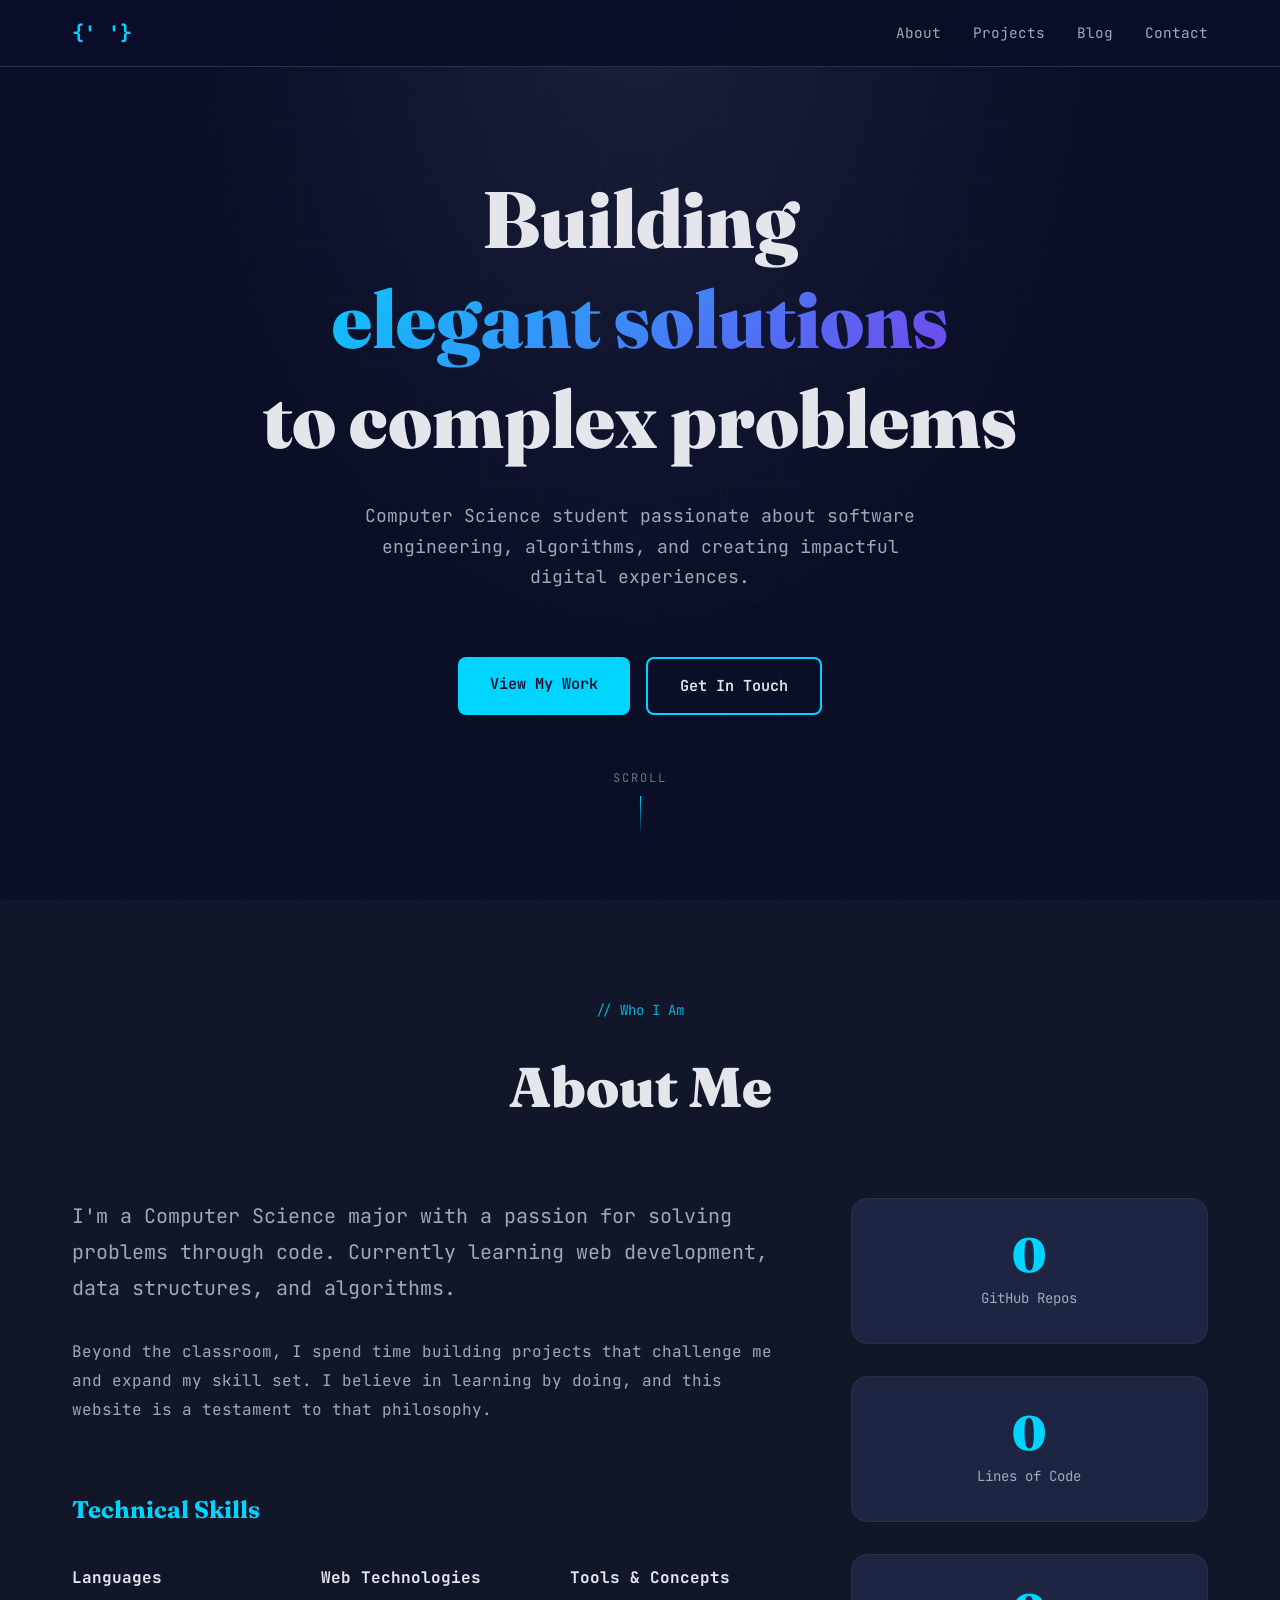
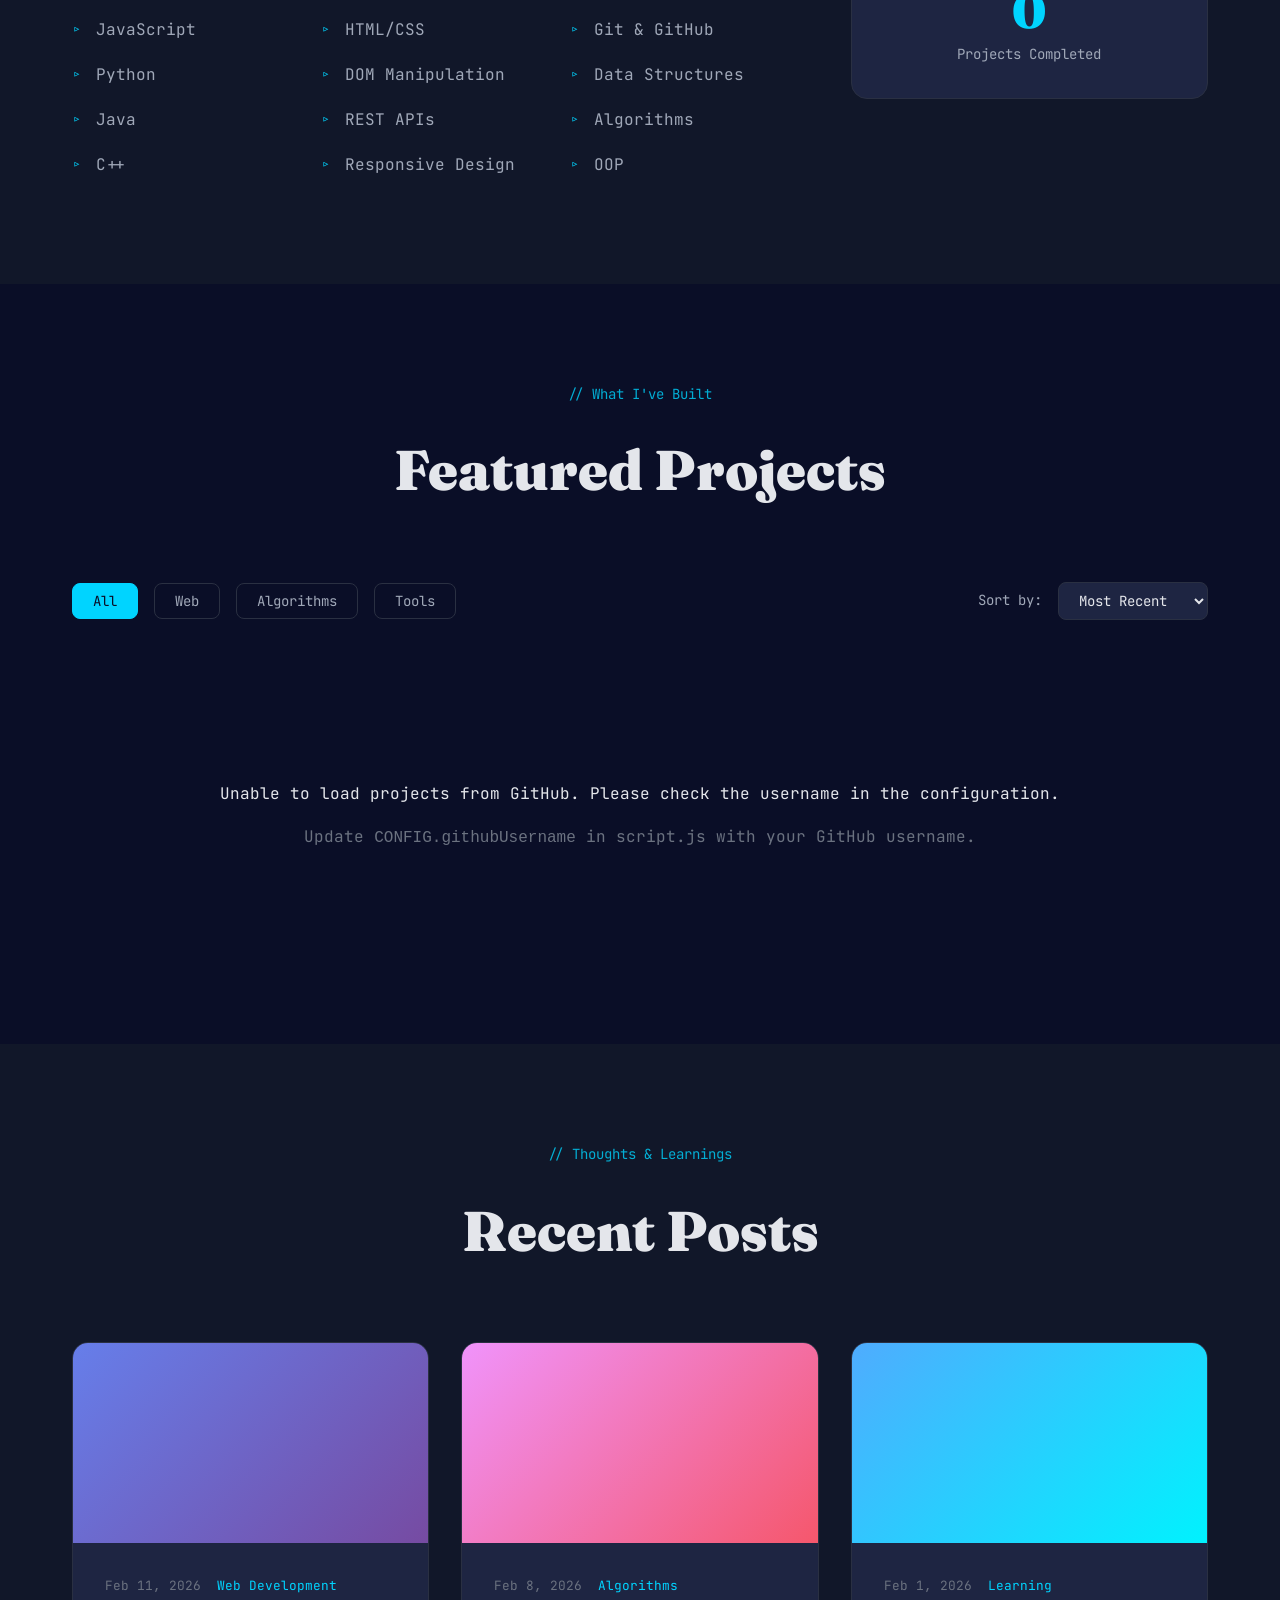
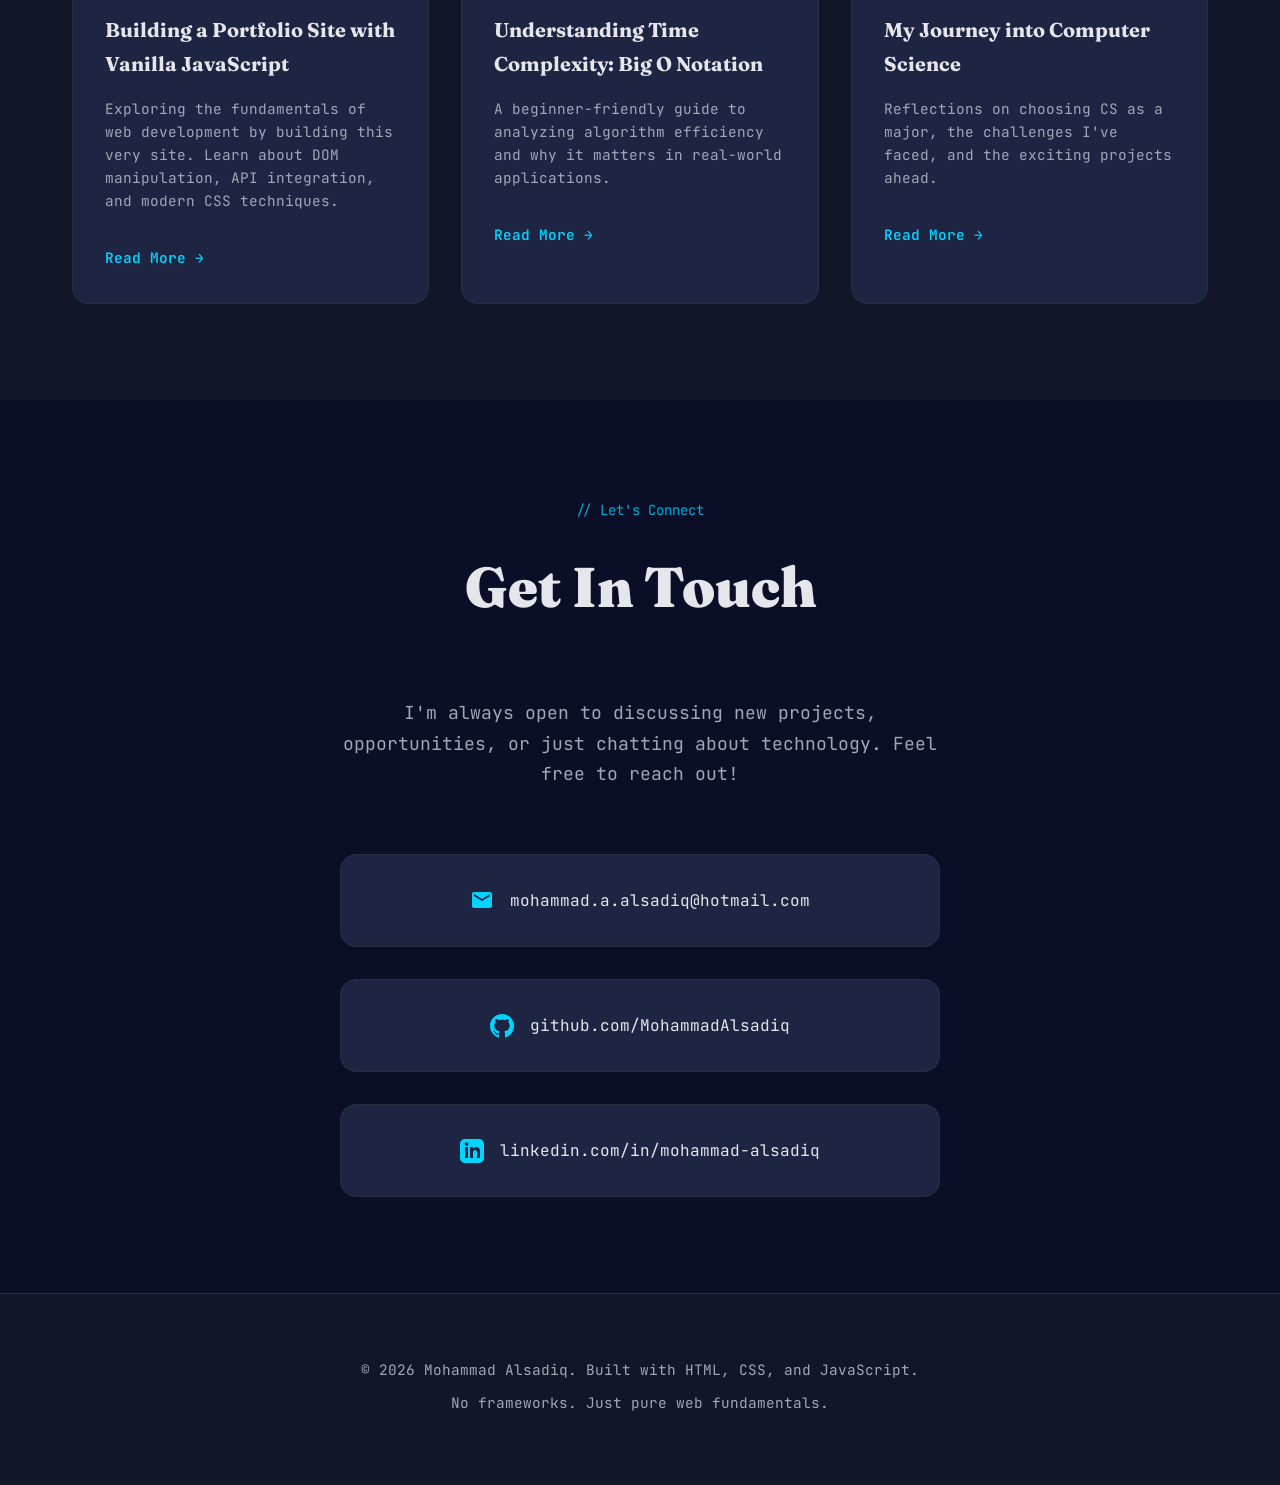
<file: index.html>
<!DOCTYPE html>
<html lang="en">

<head>
    <meta charset="UTF-8">
    <meta name="viewport" content="width=device-width, initial-scale=1.0">
    <title> Mohammad Alsadiq - CS Major </title>
    <link rel="stylesheet" href="styles.css">
    <link rel="preconnect" href="https://fonts.googleapis.com">
    <link rel="preconnect" href="https://fonts.gstatic.com" crossorigin>
    <link
        href="https://fonts.googleapis.com/css2?family=JetBrains+Mono:wght@400;700&family=Fraunces:wght@300;600;900&display=swap"
        rel="stylesheet">
</head>

<body>
    <!-- Navigation -->
    <nav class="nav" id="mainNav">
        <div class="nav-container">
            <a href="#" class="nav-logo">{'
                <YourName />'}
            </a>
            <ul class="nav-menu" id="navMenu">
                <li><a href="#about" class="nav-link">About</a></li>
                <li><a href="#projects" class="nav-link">Projects</a></li>
                <li><a href="#blog" class="nav-link">Blog</a></li>
                <li><a href="#contact" class="nav-link">Contact</a></li>
            </ul>
            <button class="nav-toggle" id="navToggle" aria-label="Toggle navigation">
                <span></span>
                <span></span>
                <span></span>
            </button>
        </div>
    </nav>

    <!-- Hero Section -->
    <section class="hero" id="home">
        <div class="hero-background">
            <div class="grid-overlay"></div>
        </div>
        <div class="hero-content">
            <h1 class="hero-title">
                <span class="hero-line">Building</span>
                <span class="hero-line hero-line-accent">elegant solutions</span>
                <span class="hero-line">to complex problems</span>
            </h1>
            <p class="hero-subtitle">Computer Science student passionate about software engineering, algorithms, and
                creating impactful digital experiences.</p>
            <div class="hero-cta">
                <a href="#projects" class="btn btn-primary">View My Work</a>
                <a href="#contact" class="btn btn-secondary">Get In Touch</a>
            </div>
        </div>
        <div class="scroll-indicator">
            <span>Scroll</span>
            <div class="scroll-line"></div>
        </div>
    </section>

    <!-- About Section -->
    <section class="about" id="about">
        <div class="container">
            <div class="section-header">
                <span class="section-tag">// Who I Am</span>
                <h2 class="section-title">About Me</h2>
            </div>
            <div class="about-grid">
                <div class="about-text">
                    <p class="about-intro">I'm a Computer Science major with a passion for solving problems through
                        code. Currently learning web development, data structures, and algorithms.</p>
                    <p>Beyond the classroom, I spend time building projects that challenge me and expand my skill set. I
                        believe in learning by doing, and this website is a testament to that philosophy.</p>

                    <div class="skills-section">
                        <h3>Technical Skills</h3>
                        <div class="skills-grid">
                            <div class="skill-category">
                                <h4>Languages</h4>
                                <ul class="skill-list">
                                    <li>JavaScript</li>
                                    <li>Python</li>
                                    <li>Java</li>
                                    <li>C++</li>
                                </ul>
                            </div>
                            <div class="skill-category">
                                <h4>Web Technologies</h4>
                                <ul class="skill-list">
                                    <li>HTML/CSS</li>
                                    <li>DOM Manipulation</li>
                                    <li>REST APIs</li>
                                    <li>Responsive Design</li>
                                </ul>
                            </div>
                            <div class="skill-category">
                                <h4>Tools & Concepts</h4>
                                <ul class="skill-list">
                                    <li>Git & GitHub</li>
                                    <li>Data Structures</li>
                                    <li>Algorithms</li>
                                    <li>OOP</li>
                                </ul>
                            </div>
                        </div>
                    </div>
                </div>
                <div class="about-stats">
                    <div class="stat-card">
                        <div class="stat-number" data-count="0">0</div>
                        <div class="stat-label">GitHub Repos</div>
                    </div>
                    <div class="stat-card">
                        <div class="stat-number" data-count="0">0</div>
                        <div class="stat-label">Lines of Code</div>
                    </div>
                    <div class="stat-card">
                        <div class="stat-number" data-count="0">0</div>
                        <div class="stat-label">Projects Completed</div>
                    </div>
                </div>
            </div>
        </div>
    </section>

    <!-- Projects Section -->
    <section class="projects" id="projects">
        <div class="container">
            <div class="section-header">
                <span class="section-tag">// What I've Built</span>
                <h2 class="section-title">Featured Projects</h2>
            </div>

            <!-- Filter Controls -->
            <div class="project-controls">
                <div class="filter-tabs">
                    <button class="filter-btn active" data-filter="all">All</button>
                    <button class="filter-btn" data-filter="web">Web</button>
                    <button class="filter-btn" data-filter="algorithms">Algorithms</button>
                    <button class="filter-btn" data-filter="tools">Tools</button>
                </div>
                <div class="sort-controls">
                    <label for="sortSelect">Sort by:</label>
                    <select id="sortSelect" class="sort-select">
                        <option value="recent">Most Recent</option>
                        <option value="stars">GitHub Stars</option>
                        <option value="name">Name (A-Z)</option>
                    </select>
                </div>
            </div>

            <!-- Projects Grid -->
            <div class="projects-grid" id="projectsGrid">
                <!-- Projects will be dynamically loaded here -->
                <div class="project-loader">
                    <div class="loader-spinner"></div>
                    <p>Loading projects from GitHub...</p>
                </div>
            </div>

            <!-- Manual Projects (Fallback) -->
            <div class="manual-projects" id="manualProjects" style="display: none;">
                <!-- You can add manual projects here if GitHub API fails -->
            </div>
        </div>
    </section>

    <!-- Blog Section -->
    <section class="blog" id="blog">
        <div class="container">
            <div class="section-header">
                <span class="section-tag">// Thoughts & Learnings</span>
                <h2 class="section-title">Recent Posts</h2>
            </div>

            <div class="blog-grid" id="blogGrid">
                <!-- Sample blog posts - replace with your actual content -->
                <article class="blog-card">
                    <div class="blog-image" style="background: linear-gradient(135deg, #667eea 0%, #764ba2 100%);">
                    </div>
                    <div class="blog-content">
                        <div class="blog-meta">
                            <span class="blog-date">Feb 11, 2026</span>
                            <span class="blog-category">Web Development</span>
                        </div>
                        <h3 class="blog-title">Building a Portfolio Site with Vanilla JavaScript</h3>
                        <p class="blog-excerpt">Exploring the fundamentals of web development by building this very
                            site. Learn about DOM manipulation, API integration, and modern CSS techniques.</p>
                        <a href="#" class="blog-link">Read More →</a>
                    </div>
                </article>

                <article class="blog-card">
                    <div class="blog-image" style="background: linear-gradient(135deg, #f093fb 0%, #f5576c 100%);">
                    </div>
                    <div class="blog-content">
                        <div class="blog-meta">
                            <span class="blog-date">Feb 8, 2026</span>
                            <span class="blog-category">Algorithms</span>
                        </div>
                        <h3 class="blog-title">Understanding Time Complexity: Big O Notation</h3>
                        <p class="blog-excerpt">A beginner-friendly guide to analyzing algorithm efficiency and why it
                            matters in real-world applications.</p>
                        <a href="#" class="blog-link">Read More →</a>
                    </div>
                </article>

                <article class="blog-card">
                    <div class="blog-image" style="background: linear-gradient(135deg, #4facfe 0%, #00f2fe 100%);">
                    </div>
                    <div class="blog-content">
                        <div class="blog-meta">
                            <span class="blog-date">Feb 1, 2026</span>
                            <span class="blog-category">Learning</span>
                        </div>
                        <h3 class="blog-title">My Journey into Computer Science</h3>
                        <p class="blog-excerpt">Reflections on choosing CS as a major, the challenges I've faced, and
                            the exciting projects ahead.</p>
                        <a href="#" class="blog-link">Read More →</a>
                    </div>
                </article>
            </div>
        </div>
    </section>

    <!-- Contact Section -->
    <section class="contact" id="contact">
        <div class="container">
            <div class="section-header">
                <span class="section-tag">// Let's Connect</span>
                <h2 class="section-title">Get In Touch</h2>
            </div>

            <div class="contact-content">
                <div class="contact-text">
                    <p>I'm always open to discussing new projects, opportunities, or just chatting about technology.
                        Feel free to reach out!</p>
                    <div class="contact-links">
                        <a href="mailto:mohammad.a.alsadiq@hotmail.com" class="contact-link">
                            <svg viewBox="0 0 24 24" width="24" height="24">
                                <path
                                    d="M20 4H4c-1.1 0-1.99.9-1.99 2L2 18c0 1.1.9 2 2 2h16c1.1 0 2-.9 2-2V6c0-1.1-.9-2-2-2zm0 4l-8 5-8-5V6l8 5 8-5v2z" />
                            </svg>
                            mohammad.a.alsadiq@hotmail.com
                        </a>
                        <a href="https://github.com/MohammadAlsadiq" target="_blank" class="contact-link">
                            <svg viewBox="0 0 24 24" width="24" height="24">
                                <path
                                    d="M12 0c-6.626 0-12 5.373-12 12 0 5.302 3.438 9.8 8.207 11.387.599.111.793-.261.793-.577v-2.234c-3.338.726-4.033-1.416-4.033-1.416-.546-1.387-1.333-1.756-1.333-1.756-1.089-.745.083-.729.083-.729 1.205.084 1.839 1.237 1.839 1.237 1.07 1.834 2.807 1.304 3.492.997.107-.775.418-1.305.762-1.604-2.665-.305-5.467-1.334-5.467-5.931 0-1.311.469-2.381 1.236-3.221-.124-.303-.535-1.524.117-3.176 0 0 1.008-.322 3.301 1.23.957-.266 1.983-.399 3.003-.404 1.02.005 2.047.138 3.006.404 2.291-1.552 3.297-1.23 3.297-1.23.653 1.653.242 2.874.118 3.176.77.84 1.235 1.911 1.235 3.221 0 4.609-2.807 5.624-5.479 5.921.43.372.823 1.102.823 2.222v3.293c0 .319.192.694.801.576 4.765-1.589 8.199-6.086 8.199-11.386 0-6.627-5.373-12-12-12z" />
                            </svg>
                            github.com/MohammadAlsadiq
                        </a>
                        <a href="https://www.linkedin.com/in/mohammad-alsadiq-2ab815280/" target="_blank"
                            class="contact-link">
                            <svg viewBox="0 0 24 24" width="24" height="24">
                                <path
                                    d="M19 0h-14c-2.761 0-5 2.239-5 5v14c0 2.761 2.239 5 5 5h14c2.762 0 5-2.239 5-5v-14c0-2.761-2.238-5-5-5zm-11 19h-3v-11h3v11zm-1.5-12.268c-.966 0-1.75-.79-1.75-1.764s.784-1.764 1.75-1.764 1.75.79 1.75 1.764-.783 1.764-1.75 1.764zm13.5 12.268h-3v-5.604c0-3.368-4-3.113-4 0v5.604h-3v-11h3v1.765c1.396-2.586 7-2.777 7 2.476v6.759z" />
                            </svg>
                            linkedin.com/in/mohammad-alsadiq
                        </a>
                    </div>
                </div>
            </div>
        </div>
    </section>

    <!-- Footer -->
    <footer class="footer">
        <div class="container">
            <p>&copy; 2026 Mohammad Alsadiq. Built with HTML, CSS, and JavaScript.</p>
            <p class="footer-note">No frameworks. Just pure web fundamentals.</p>
        </div>
    </footer>

    <script src="script.js"></script>
</body>

</html>
</file>
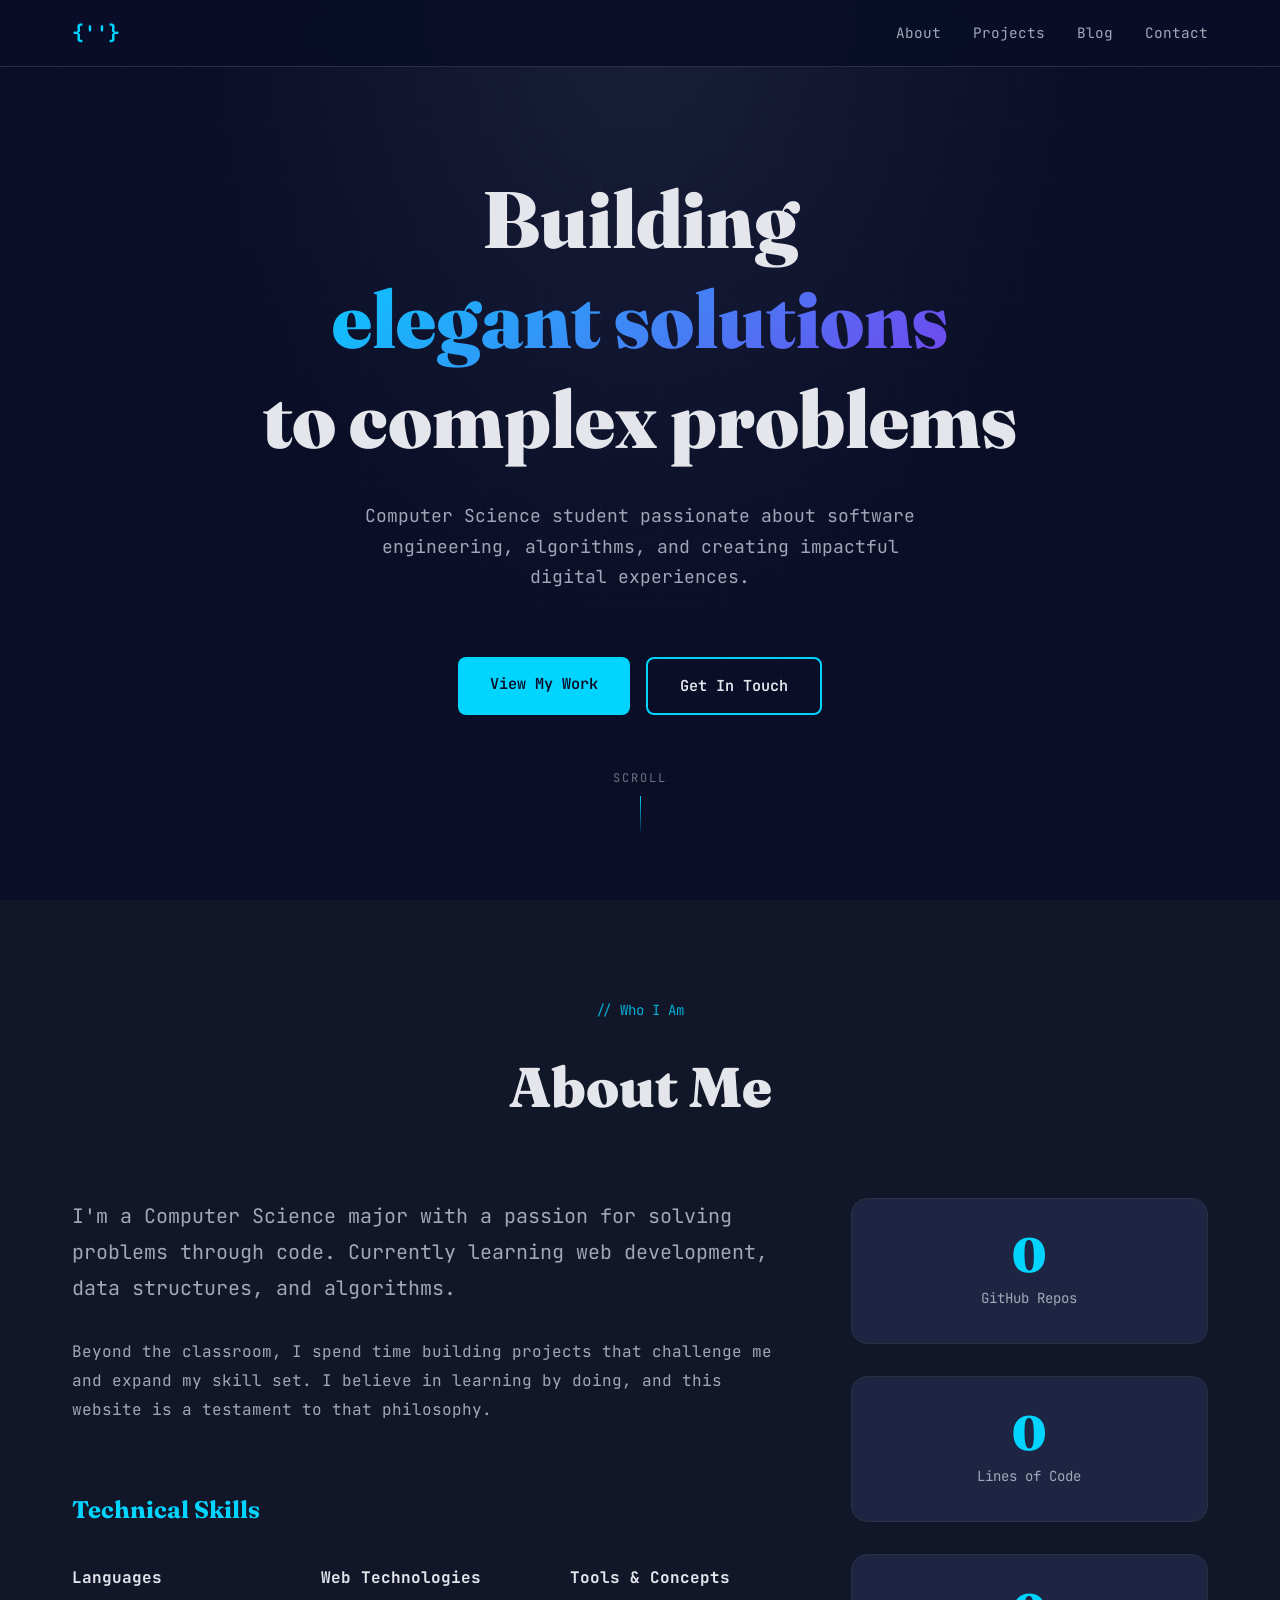
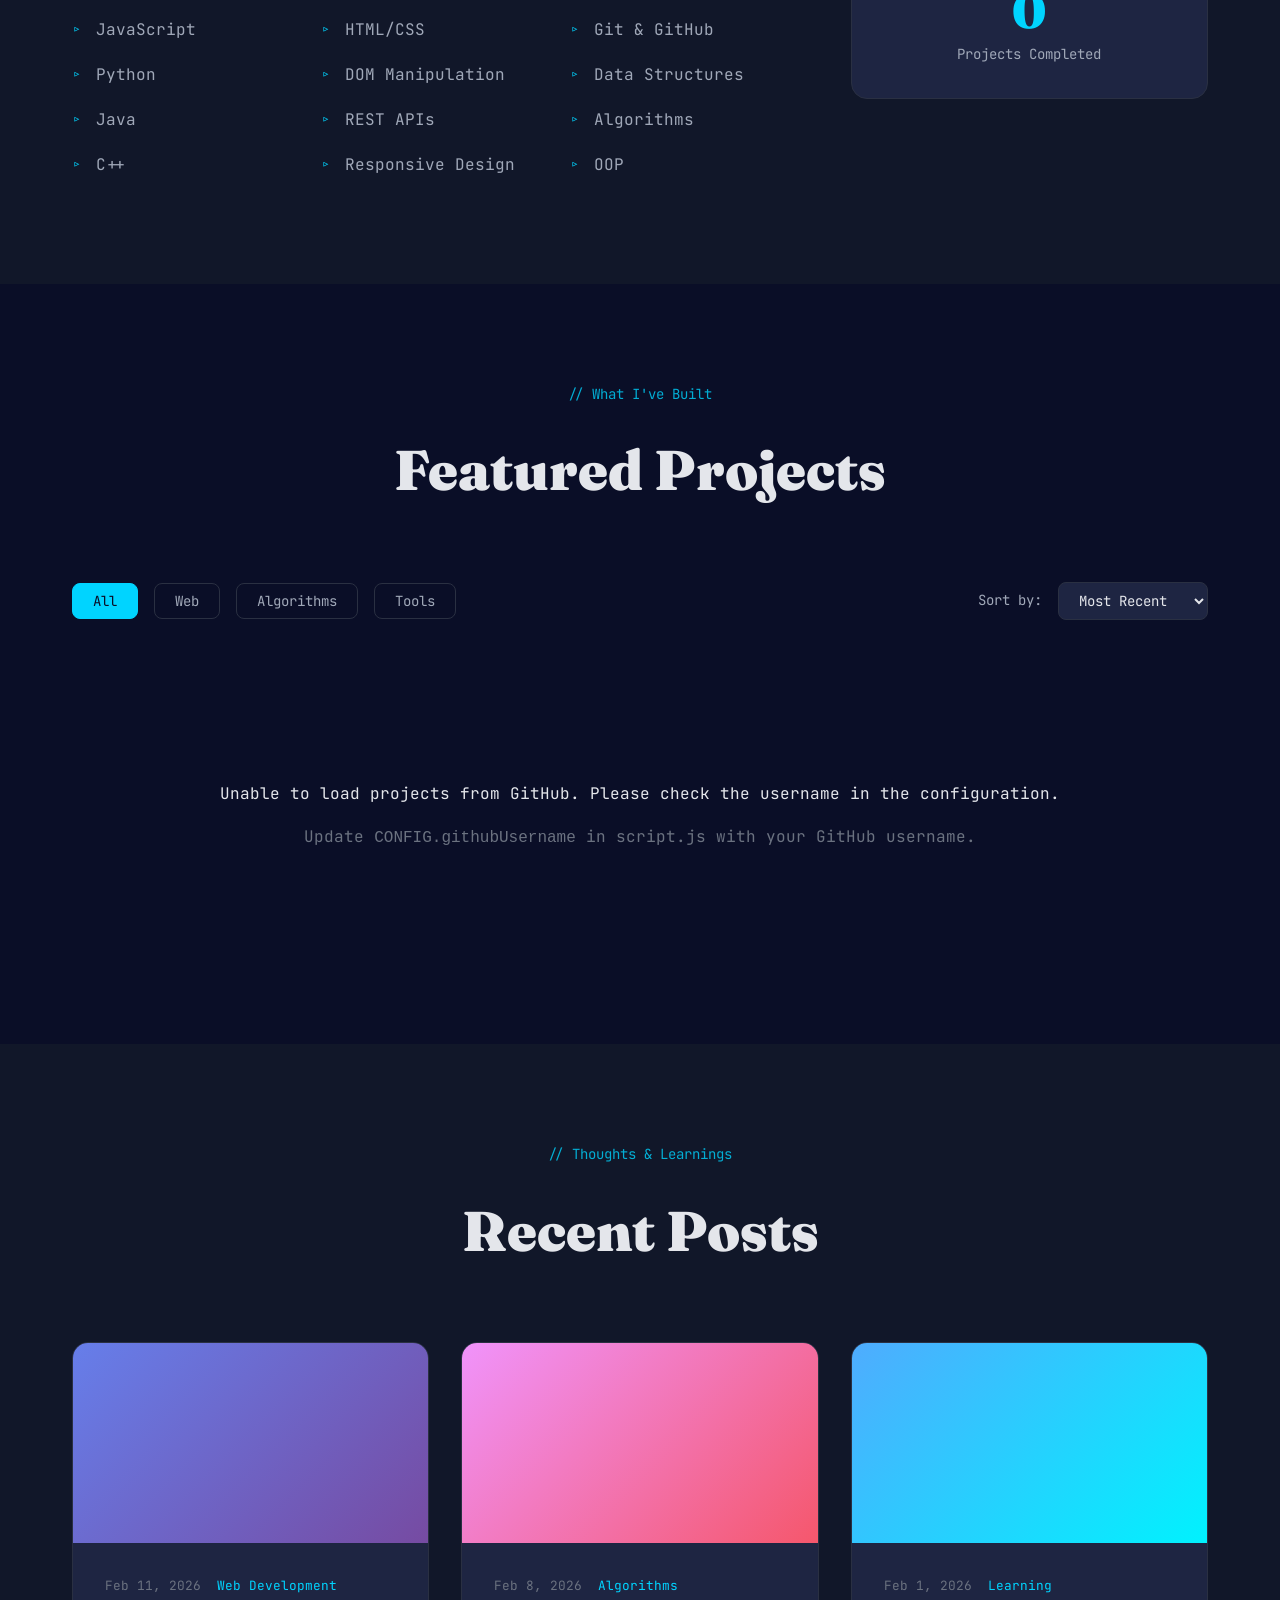
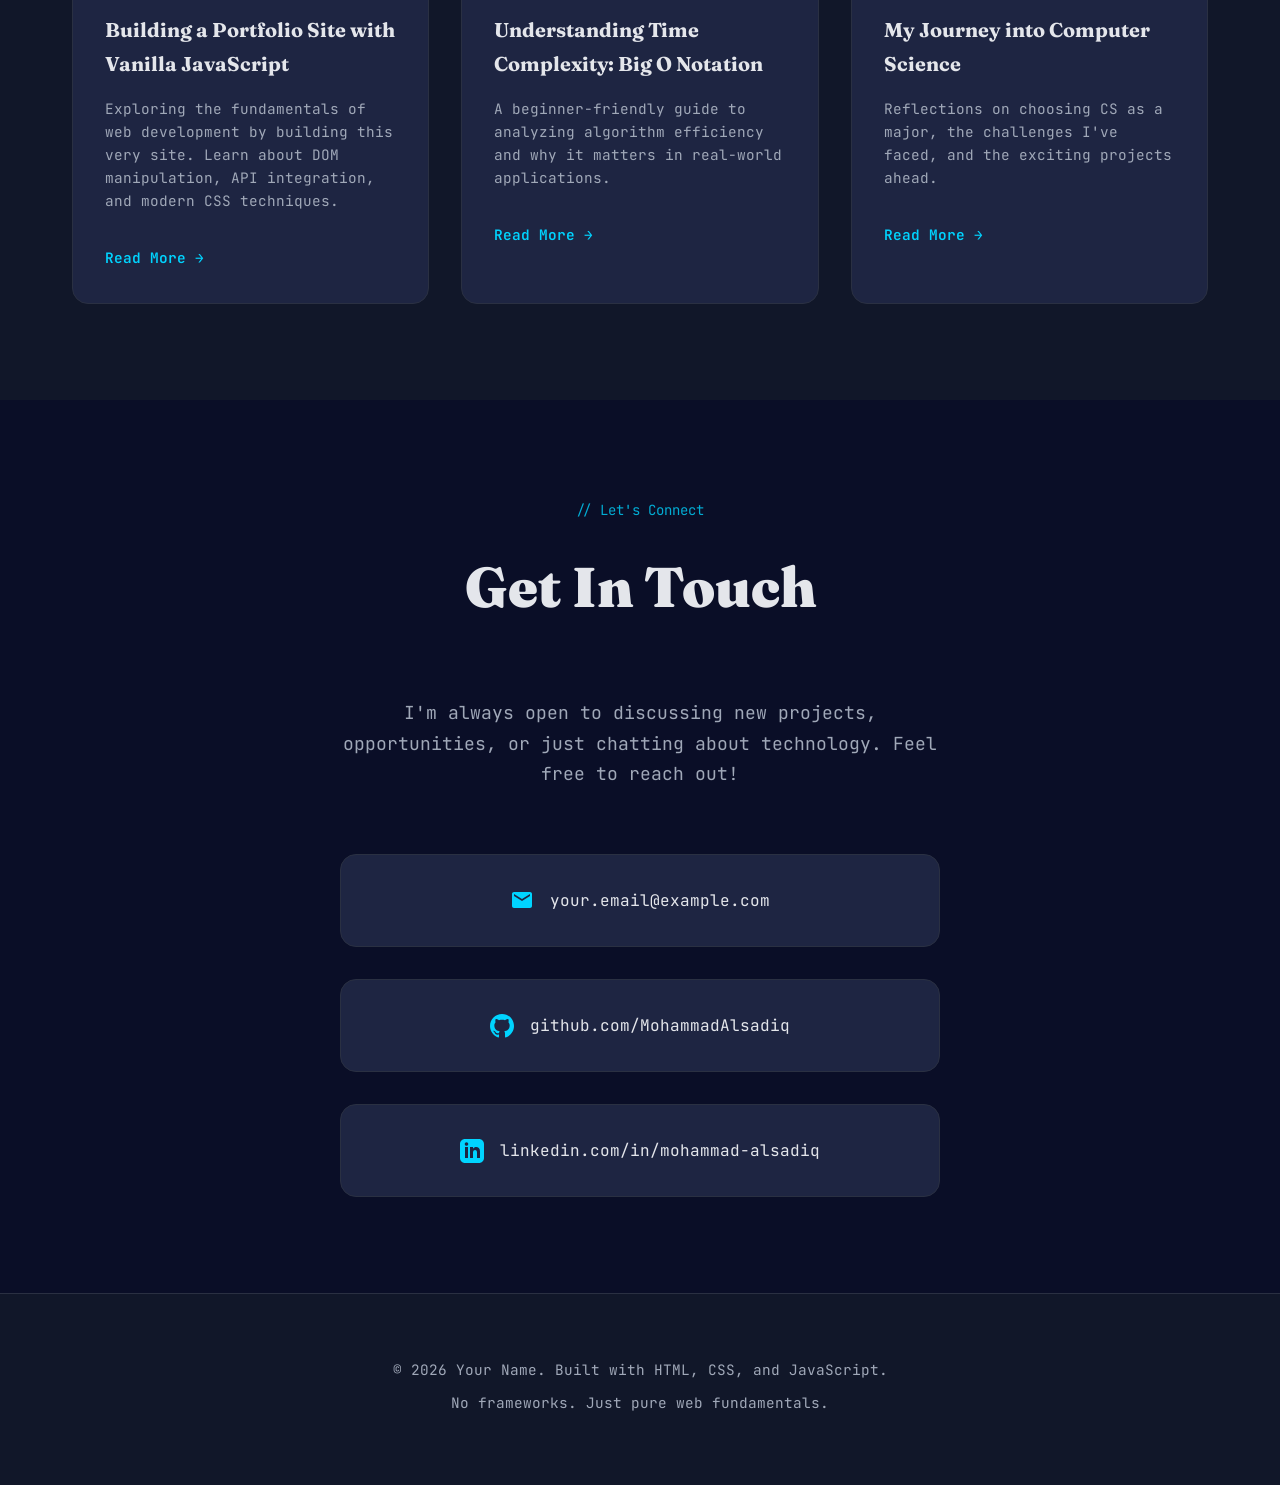
<file: PersonalWeb/index.html>
<!DOCTYPE html>
<html lang="en">
<head>
    <meta charset="UTF-8">
    <meta name="viewport" content="width=device-width, initial-scale=1.0">
    <title> Mohammad Alsadiq - CS Major </title>
    <link rel="stylesheet" href="styles.css">
    <link rel="preconnect" href="https://fonts.googleapis.com">
    <link rel="preconnect" href="https://fonts.gstatic.com" crossorigin>
    <link href="https://fonts.googleapis.com/css2?family=JetBrains+Mono:wght@400;700&family=Fraunces:wght@300;600;900&display=swap" rel="stylesheet">
</head>
<body>
    <!-- Navigation -->
    <nav class="nav" id="mainNav">
        <div class="nav-container">
            <a href="#" class="nav-logo">{'<YourName/>'}</a>
            <ul class="nav-menu" id="navMenu">
                <li><a href="#about" class="nav-link">About</a></li>
                <li><a href="#projects" class="nav-link">Projects</a></li>
                <li><a href="#blog" class="nav-link">Blog</a></li>
                <li><a href="#contact" class="nav-link">Contact</a></li>
            </ul>
            <button class="nav-toggle" id="navToggle" aria-label="Toggle navigation">
                <span></span>
                <span></span>
                <span></span>
            </button>
        </div>
    </nav>

    <!-- Hero Section -->
    <section class="hero" id="home">
        <div class="hero-background">
            <div class="grid-overlay"></div>
        </div>
        <div class="hero-content">
            <h1 class="hero-title">
                <span class="hero-line">Building</span>
                <span class="hero-line hero-line-accent">elegant solutions</span>
                <span class="hero-line">to complex problems</span>
            </h1>
            <p class="hero-subtitle">Computer Science student passionate about software engineering, algorithms, and creating impactful digital experiences.</p>
            <div class="hero-cta">
                <a href="#projects" class="btn btn-primary">View My Work</a>
                <a href="#contact" class="btn btn-secondary">Get In Touch</a>
            </div>
        </div>
        <div class="scroll-indicator">
            <span>Scroll</span>
            <div class="scroll-line"></div>
        </div>
    </section>

    <!-- About Section -->
    <section class="about" id="about">
        <div class="container">
            <div class="section-header">
                <span class="section-tag">// Who I Am</span>
                <h2 class="section-title">About Me</h2>
            </div>
            <div class="about-grid">
                <div class="about-text">
                    <p class="about-intro">I'm a Computer Science major with a passion for solving problems through code. Currently learning web development, data structures, and algorithms.</p>
                    <p>Beyond the classroom, I spend time building projects that challenge me and expand my skill set. I believe in learning by doing, and this website is a testament to that philosophy.</p>
                    
                    <div class="skills-section">
                        <h3>Technical Skills</h3>
                        <div class="skills-grid">
                            <div class="skill-category">
                                <h4>Languages</h4>
                                <ul class="skill-list">
                                    <li>JavaScript</li>
                                    <li>Python</li>
                                    <li>Java</li>
                                    <li>C++</li>
                                </ul>
                            </div>
                            <div class="skill-category">
                                <h4>Web Technologies</h4>
                                <ul class="skill-list">
                                    <li>HTML/CSS</li>
                                    <li>DOM Manipulation</li>
                                    <li>REST APIs</li>
                                    <li>Responsive Design</li>
                                </ul>
                            </div>
                            <div class="skill-category">
                                <h4>Tools & Concepts</h4>
                                <ul class="skill-list">
                                    <li>Git & GitHub</li>
                                    <li>Data Structures</li>
                                    <li>Algorithms</li>
                                    <li>OOP</li>
                                </ul>
                            </div>
                        </div>
                    </div>
                </div>
                <div class="about-stats">
                    <div class="stat-card">
                        <div class="stat-number" data-count="0">0</div>
                        <div class="stat-label">GitHub Repos</div>
                    </div>
                    <div class="stat-card">
                        <div class="stat-number" data-count="0">0</div>
                        <div class="stat-label">Lines of Code</div>
                    </div>
                    <div class="stat-card">
                        <div class="stat-number" data-count="0">0</div>
                        <div class="stat-label">Projects Completed</div>
                    </div>
                </div>
            </div>
        </div>
    </section>

    <!-- Projects Section -->
    <section class="projects" id="projects">
        <div class="container">
            <div class="section-header">
                <span class="section-tag">// What I've Built</span>
                <h2 class="section-title">Featured Projects</h2>
            </div>
            
            <!-- Filter Controls -->
            <div class="project-controls">
                <div class="filter-tabs">
                    <button class="filter-btn active" data-filter="all">All</button>
                    <button class="filter-btn" data-filter="web">Web</button>
                    <button class="filter-btn" data-filter="algorithms">Algorithms</button>
                    <button class="filter-btn" data-filter="tools">Tools</button>
                </div>
                <div class="sort-controls">
                    <label for="sortSelect">Sort by:</label>
                    <select id="sortSelect" class="sort-select">
                        <option value="recent">Most Recent</option>
                        <option value="stars">GitHub Stars</option>
                        <option value="name">Name (A-Z)</option>
                    </select>
                </div>
            </div>

            <!-- Projects Grid -->
            <div class="projects-grid" id="projectsGrid">
                <!-- Projects will be dynamically loaded here -->
                <div class="project-loader">
                    <div class="loader-spinner"></div>
                    <p>Loading projects from GitHub...</p>
                </div>
            </div>

            <!-- Manual Projects (Fallback) -->
            <div class="manual-projects" id="manualProjects" style="display: none;">
                <!-- You can add manual projects here if GitHub API fails -->
            </div>
        </div>
    </section>

    <!-- Blog Section -->
    <section class="blog" id="blog">
        <div class="container">
            <div class="section-header">
                <span class="section-tag">// Thoughts & Learnings</span>
                <h2 class="section-title">Recent Posts</h2>
            </div>
            
            <div class="blog-grid" id="blogGrid">
                <!-- Sample blog posts - replace with your actual content -->
                <article class="blog-card">
                    <div class="blog-image" style="background: linear-gradient(135deg, #667eea 0%, #764ba2 100%);"></div>
                    <div class="blog-content">
                        <div class="blog-meta">
                            <span class="blog-date">Feb 11, 2026</span>
                            <span class="blog-category">Web Development</span>
                        </div>
                        <h3 class="blog-title">Building a Portfolio Site with Vanilla JavaScript</h3>
                        <p class="blog-excerpt">Exploring the fundamentals of web development by building this very site. Learn about DOM manipulation, API integration, and modern CSS techniques.</p>
                        <a href="#" class="blog-link">Read More →</a>
                    </div>
                </article>

                <article class="blog-card">
                    <div class="blog-image" style="background: linear-gradient(135deg, #f093fb 0%, #f5576c 100%);"></div>
                    <div class="blog-content">
                        <div class="blog-meta">
                            <span class="blog-date">Feb 8, 2026</span>
                            <span class="blog-category">Algorithms</span>
                        </div>
                        <h3 class="blog-title">Understanding Time Complexity: Big O Notation</h3>
                        <p class="blog-excerpt">A beginner-friendly guide to analyzing algorithm efficiency and why it matters in real-world applications.</p>
                        <a href="#" class="blog-link">Read More →</a>
                    </div>
                </article>

                <article class="blog-card">
                    <div class="blog-image" style="background: linear-gradient(135deg, #4facfe 0%, #00f2fe 100%);"></div>
                    <div class="blog-content">
                        <div class="blog-meta">
                            <span class="blog-date">Feb 1, 2026</span>
                            <span class="blog-category">Learning</span>
                        </div>
                        <h3 class="blog-title">My Journey into Computer Science</h3>
                        <p class="blog-excerpt">Reflections on choosing CS as a major, the challenges I've faced, and the exciting projects ahead.</p>
                        <a href="#" class="blog-link">Read More →</a>
                    </div>
                </article>
            </div>
        </div>
    </section>

    <!-- Contact Section -->
    <section class="contact" id="contact">
        <div class="container">
            <div class="section-header">
                <span class="section-tag">// Let's Connect</span>
                <h2 class="section-title">Get In Touch</h2>
            </div>
            
            <div class="contact-content">
                <div class="contact-text">
                    <p>I'm always open to discussing new projects, opportunities, or just chatting about technology. Feel free to reach out!</p>
                    <div class="contact-links">
                        <a href="mailto:your.email@example.com" class="contact-link">
                            <svg viewBox="0 0 24 24" width="24" height="24">
                                <path d="M20 4H4c-1.1 0-1.99.9-1.99 2L2 18c0 1.1.9 2 2 2h16c1.1 0 2-.9 2-2V6c0-1.1-.9-2-2-2zm0 4l-8 5-8-5V6l8 5 8-5v2z"/>
                            </svg>
                            your.email@example.com
                        </a>
                        <a href="https://github.com/MohammadAlsadiq" target="_blank" class="contact-link">
                            <svg viewBox="0 0 24 24" width="24" height="24">
                                <path d="M12 0c-6.626 0-12 5.373-12 12 0 5.302 3.438 9.8 8.207 11.387.599.111.793-.261.793-.577v-2.234c-3.338.726-4.033-1.416-4.033-1.416-.546-1.387-1.333-1.756-1.333-1.756-1.089-.745.083-.729.083-.729 1.205.084 1.839 1.237 1.839 1.237 1.07 1.834 2.807 1.304 3.492.997.107-.775.418-1.305.762-1.604-2.665-.305-5.467-1.334-5.467-5.931 0-1.311.469-2.381 1.236-3.221-.124-.303-.535-1.524.117-3.176 0 0 1.008-.322 3.301 1.23.957-.266 1.983-.399 3.003-.404 1.02.005 2.047.138 3.006.404 2.291-1.552 3.297-1.23 3.297-1.23.653 1.653.242 2.874.118 3.176.77.84 1.235 1.911 1.235 3.221 0 4.609-2.807 5.624-5.479 5.921.43.372.823 1.102.823 2.222v3.293c0 .319.192.694.801.576 4.765-1.589 8.199-6.086 8.199-11.386 0-6.627-5.373-12-12-12z"/>
                            </svg>
                            github.com/MohammadAlsadiq
                        </a>
                        <a href="https://www.linkedin.com/in/mohammad-alsadiq-2ab815280/" target="_blank" class="contact-link">
                            <svg viewBox="0 0 24 24" width="24" height="24">
                                <path d="M19 0h-14c-2.761 0-5 2.239-5 5v14c0 2.761 2.239 5 5 5h14c2.762 0 5-2.239 5-5v-14c0-2.761-2.238-5-5-5zm-11 19h-3v-11h3v11zm-1.5-12.268c-.966 0-1.75-.79-1.75-1.764s.784-1.764 1.75-1.764 1.75.79 1.75 1.764-.783 1.764-1.75 1.764zm13.5 12.268h-3v-5.604c0-3.368-4-3.113-4 0v5.604h-3v-11h3v1.765c1.396-2.586 7-2.777 7 2.476v6.759z"/>
                            </svg>
                            linkedin.com/in/mohammad-alsadiq
                        </a>
                    </div>
                </div>
            </div>
        </div>
    </section>

    <!-- Footer -->
    <footer class="footer">
        <div class="container">
            <p>&copy; 2026 Your Name. Built with HTML, CSS, and JavaScript.</p>
            <p class="footer-note">No frameworks. Just pure web fundamentals.</p>
        </div>
    </footer>

    <script src="script.js"></script>
</body>
</html>
</file>
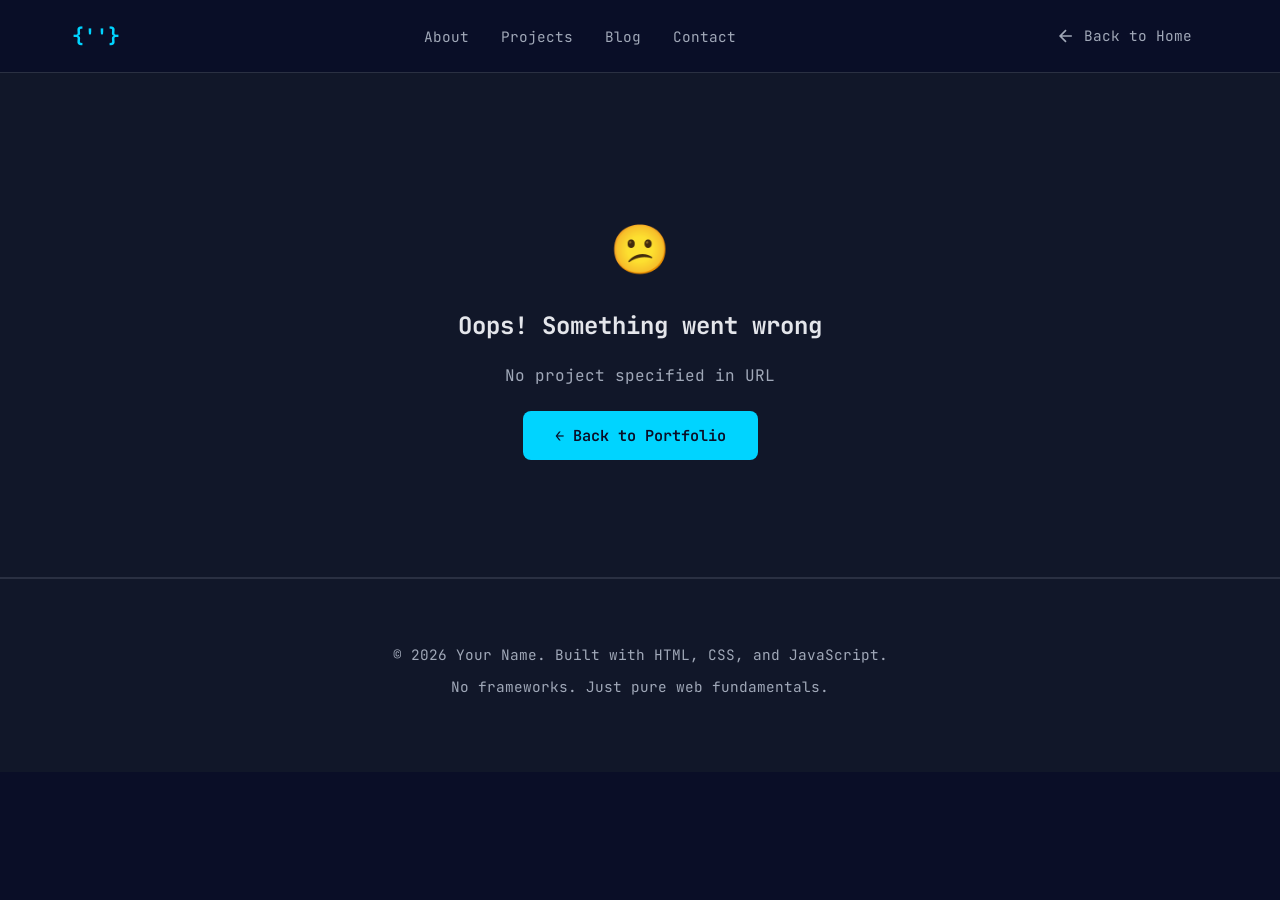
<file: project.html>
<!DOCTYPE html>
<html lang="en">
<head>
    <meta charset="UTF-8">
    <meta name="viewport" content="width=device-width, initial-scale=1.0">
    <title>Project Details - Your Name</title>
    <link rel="stylesheet" href="styles.css">
    <link rel="stylesheet" href="project-page.css">
    <link rel="preconnect" href="https://fonts.googleapis.com">
    <link rel="preconnect" href="https://fonts.gstatic.com" crossorigin>
    <link href="https://fonts.googleapis.com/css2?family=JetBrains+Mono:wght@400;700&family=Fraunces:wght@300;600;900&display=swap" rel="stylesheet">
</head>
<body>
    <!-- Navigation -->
    <nav class="nav" id="mainNav">
        <div class="nav-container">
            <a href="index.html" class="nav-logo">{'<YourName/>'}</a>
            <ul class="nav-menu">
                <li><a href="index.html#about" class="nav-link">About</a></li>
                <li><a href="index.html#projects" class="nav-link">Projects</a></li>
                <li><a href="index.html#blog" class="nav-link">Blog</a></li>
                <li><a href="index.html#contact" class="nav-link">Contact</a></li>
            </ul>
            <a href="index.html" class="back-home">
                <svg width="20" height="20" viewBox="0 0 24 24" fill="none" stroke="currentColor" stroke-width="2">
                    <path d="M19 12H5M12 19l-7-7 7-7"/>
                </svg>
                Back to Home
            </a>
        </div>
    </nav>

    <!-- Project Header -->
    <section class="project-hero">
        <div class="container">
            <div class="project-breadcrumb">
                <a href="index.html">Home</a>
                <span>/</span>
                <a href="index.html#projects">Projects</a>
                <span>/</span>
                <span id="breadcrumbName">Loading...</span>
            </div>
            
            <div class="project-header-content">
                <div class="project-header-main">
                    <h1 class="project-page-title" id="projectTitle">Loading Project...</h1>
                    <p class="project-page-description" id="projectDescription">Loading description...</p>
                    
                    <div class="project-meta-info">
                        <div class="meta-item">
                            <span class="meta-label">Language</span>
                            <span class="meta-value" id="projectLanguage">-</span>
                        </div>
                        <div class="meta-item">
                            <span class="meta-label">Last Updated</span>
                            <span class="meta-value" id="projectDate">-</span>
                        </div>
                        <div class="meta-item">
                            <span class="meta-label">Status</span>
                            <span class="meta-value status-badge" id="projectStatus">Active</span>
                        </div>
                    </div>

                    <div class="project-actions">
                        <a href="#" id="viewLiveBtn" class="btn btn-primary" target="_blank" rel="noopener" style="display: none;">
                            <svg width="20" height="20" viewBox="0 0 24 24" fill="currentColor">
                                <path d="M14 3v2h3.59l-9.83 9.83 1.41 1.41L19 6.41V10h2V3m-2 16H5V5h7V3H5c-1.11 0-2 .89-2 2v14a2 2 0 002 2h14a2 2 0 002-2v-7h-2v7z"/>
                            </svg>
                            View Live Demo
                        </a>
                        <a href="#" id="viewGithubBtn" class="btn btn-secondary" target="_blank" rel="noopener">
                            <svg width="20" height="20" viewBox="0 0 24 24" fill="currentColor">
                                <path d="M12 0c-6.626 0-12 5.373-12 12 0 5.302 3.438 9.8 8.207 11.387.599.111.793-.261.793-.577v-2.234c-3.338.726-4.033-1.416-4.033-1.416-.546-1.387-1.333-1.756-1.333-1.756-1.089-.745.083-.729.083-.729 1.205.084 1.839 1.237 1.839 1.237 1.07 1.834 2.807 1.304 3.492.997.107-.775.418-1.305.762-1.604-2.665-.305-5.467-1.334-5.467-5.931 0-1.311.469-2.381 1.236-3.221-.124-.303-.535-1.524.117-3.176 0 0 1.008-.322 3.301 1.23.957-.266 1.983-.399 3.003-.404 1.02.005 2.047.138 3.006.404 2.291-1.552 3.297-1.23 3.297-1.23.653 1.653.242 2.874.118 3.176.77.84 1.235 1.911 1.235 3.221 0 4.609-2.807 5.624-5.479 5.921.43.372.823 1.102.823 2.222v3.293c0 .319.192.694.801.576 4.765-1.589 8.199-6.086 8.199-11.386 0-6.627-5.373-12-12-12z"/>
                            </svg>
                            View on GitHub
                        </a>
                    </div>
                </div>

                <div class="project-stats-sidebar">
                    <div class="stat-box">
                        <div class="stat-icon">⭐</div>
                        <div class="stat-content">
                            <div class="stat-number" id="projectStars">0</div>
                            <div class="stat-label">Stars</div>
                        </div>
                    </div>
                    <div class="stat-box">
                        <div class="stat-icon">🔱</div>
                        <div class="stat-content">
                            <div class="stat-number" id="projectForks">0</div>
                            <div class="stat-label">Forks</div>
                        </div>
                    </div>
                    <div class="stat-box">
                        <div class="stat-icon">👁️</div>
                        <div class="stat-content">
                            <div class="stat-number" id="projectWatchers">0</div>
                            <div class="stat-label">Watchers</div>
                        </div>
                    </div>
                </div>
            </div>

            <div class="project-tags-container" id="projectTags">
                <!-- Tags will be inserted here -->
            </div>
        </div>
    </section>

    <!-- Project Content -->
    <section class="project-content">
        <div class="container">
            <div class="content-grid">
                <!-- Main Content -->
                <div class="main-content">
                    <!-- README Section -->
                    <div class="content-section">
                        <h2 class="section-heading">
                            <svg width="24" height="24" viewBox="0 0 24 24" fill="none" stroke="currentColor" stroke-width="2">
                                <path d="M14 2H6a2 2 0 0 0-2 2v16a2 2 0 0 0 2 2h12a2 2 0 0 0 2-2V8z"></path>
                                <polyline points="14 2 14 8 20 8"></polyline>
                                <line x1="16" y1="13" x2="8" y2="13"></line>
                                <line x1="16" y1="17" x2="8" y2="17"></line>
                                <polyline points="10 9 9 9 8 9"></polyline>
                            </svg>
                            README
                        </h2>
                        <div class="readme-content" id="readmeContent">
                            <div class="loading-spinner">Loading README...</div>
                        </div>
                    </div>

                    <!-- Features Section -->
                    <div class="content-section">
                        <h2 class="section-heading">
                            <svg width="24" height="24" viewBox="0 0 24 24" fill="none" stroke="currentColor" stroke-width="2">
                                <polyline points="9 11 12 14 22 4"></polyline>
                                <path d="M21 12v7a2 2 0 0 1-2 2H5a2 2 0 0 1-2-2V5a2 2 0 0 1 2-2h11"></path>
                            </svg>
                            Key Features
                        </h2>
                        <ul class="features-list" id="featuresList">
                            <!-- Features will be dynamically added based on README or manual input -->
                        </ul>
                    </div>

                    <!-- Technologies Section -->
                    <div class="content-section">
                        <h2 class="section-heading">
                            <svg width="24" height="24" viewBox="0 0 24 24" fill="none" stroke="currentColor" stroke-width="2">
                                <rect x="2" y="3" width="20" height="14" rx="2" ry="2"></rect>
                                <line x1="8" y1="21" x2="16" y2="21"></line>
                                <line x1="12" y1="17" x2="12" y2="21"></line>
                            </svg>
                            Technologies Used
                        </h2>
                        <div class="tech-stack" id="techStack">
                            <!-- Tech stack will be populated here -->
                        </div>
                    </div>
                </div>

                <!-- Sidebar -->
                <aside class="content-sidebar">
                    <!-- Repository Info -->
                    <div class="sidebar-card">
                        <h3 class="sidebar-title">Repository Info</h3>
                        <div class="info-list">
                            <div class="info-item">
                                <span class="info-label">Created</span>
                                <span class="info-value" id="createdDate">-</span>
                            </div>
                            <div class="info-item">
                                <span class="info-label">Last Commit</span>
                                <span class="info-value" id="lastCommit">-</span>
                            </div>
                            <div class="info-item">
                                <span class="info-label">License</span>
                                <span class="info-value" id="license">-</span>
                            </div>
                            <div class="info-item">
                                <span class="info-label">Size</span>
                                <span class="info-value" id="repoSize">-</span>
                            </div>
                        </div>
                    </div>

                    <!-- Languages -->
                    <div class="sidebar-card">
                        <h3 class="sidebar-title">Languages</h3>
                        <div class="languages-chart" id="languagesChart">
                            <div class="loading-spinner-small">Loading...</div>
                        </div>
                    </div>

                    <!-- Quick Links -->
                    <div class="sidebar-card">
                        <h3 class="sidebar-title">Quick Links</h3>
                        <div class="quick-links">
                            <a href="#" id="issuesLink" class="quick-link" target="_blank" rel="noopener">
                                <svg width="16" height="16" viewBox="0 0 16 16" fill="currentColor">
                                    <path d="M8 9.5a1.5 1.5 0 100-3 1.5 1.5 0 000 3z"/><path d="M8 0a8 8 0 100 16A8 8 0 008 0zM1.5 8a6.5 6.5 0 1113 0 6.5 6.5 0 01-13 0z"/>
                                </svg>
                                Issues
                            </a>
                            <a href="#" id="pullsLink" class="quick-link" target="_blank" rel="noopener">
                                <svg width="16" height="16" viewBox="0 0 16 16" fill="currentColor">
                                    <path d="M7.177 3.073L9.573.677A.25.25 0 0110 .854v4.792a.25.25 0 01-.427.177L7.177 3.427a.25.25 0 010-.354zM3.75 2.5a.75.75 0 100 1.5.75.75 0 000-1.5zm-2.25.75a2.25 2.25 0 113 2.122v5.256a2.251 2.251 0 11-1.5 0V5.372A2.25 2.25 0 011.5 3.25zM11 2.5h-1V4h1a1 1 0 011 1v5.628a2.251 2.251 0 101.5 0V5A2.5 2.5 0 0011 2.5zm1 10.25a.75.75 0 111.5 0 .75.75 0 01-1.5 0zM3.75 12a.75.75 0 100 1.5.75.75 0 000-1.5z"/>
                                </svg>
                                Pull Requests
                            </a>
                            <a href="#" id="commitsLink" class="quick-link" target="_blank" rel="noopener">
                                <svg width="16" height="16" viewBox="0 0 16 16" fill="currentColor">
                                    <path d="M1.643 3.143L.427 1.927A.25.25 0 000 2.104V5.75c0 .138.112.25.25.25h3.646a.25.25 0 00.177-.427L2.715 4.215a6.5 6.5 0 11-1.18 4.458.75.75 0 10-1.493.154 8.001 8.001 0 101.6-5.684zM7.75 4a.75.75 0 01.75.75v2.992l2.028.812a.75.75 0 01-.557 1.392l-2.5-1A.75.75 0 017 8.25v-3.5A.75.75 0 017.75 4z"/>
                                </svg>
                                Commits
                            </a>
                        </div>
                    </div>
                </aside>
            </div>
        </div>
    </section>

    <!-- Related Projects -->
    <section class="related-projects">
        <div class="container">
            <h2 class="section-title">Related Projects</h2>
            <div class="related-grid" id="relatedProjects">
                <!-- Related projects will be populated here -->
            </div>
        </div>
    </section>

    <!-- Footer -->
    <footer class="footer">
        <div class="container">
            <p>&copy; 2026 Your Name. Built with HTML, CSS, and JavaScript.</p>
            <p class="footer-note">No frameworks. Just pure web fundamentals.</p>
        </div>
    </footer>

    <script src="project-page.js"></script>
</body>
</html>
</file>
<file: styles.css>
/* ==========================================
   CSS VARIABLES & RESET
   ========================================== */
:root {
    /* Colors - Sophisticated dark theme with cyan accents */
    --color-bg: #0a0e27;
    --color-bg-secondary: #111729;
    --color-bg-tertiary: #1a1f3a;
    --color-surface: #1e2542;
    --color-text: #e4e6eb;
    --color-text-secondary: #a0a8b8;
    --color-text-muted: #6b7280;
    --color-accent: #00d4ff;
    --color-accent-secondary: #7c3aed;
    --color-border: #2a3042;
    --color-success: #10b981;
    --color-warning: #f59e0b;

    /* Typography */
    --font-display: 'Fraunces', serif;
    --font-body: 'JetBrains Mono', monospace;

    /* Spacing */
    --spacing-xs: 0.5rem;
    --spacing-sm: 1rem;
    --spacing-md: 2rem;
    --spacing-lg: 4rem;
    --spacing-xl: 6rem;

    /* Border radius */
    --radius-sm: 4px;
    --radius-md: 8px;
    --radius-lg: 16px;

    /* Transitions */
    --transition-fast: 150ms ease;
    --transition-base: 250ms ease;
    --transition-slow: 400ms ease;

    /* Shadows */
    --shadow-sm: 0 2px 8px rgba(0, 0, 0, 0.3);
    --shadow-md: 0 4px 16px rgba(0, 0, 0, 0.4);
    --shadow-lg: 0 8px 32px rgba(0, 0, 0, 0.5);
    --shadow-glow: 0 0 20px rgba(0, 212, 255, 0.3);
}

* {
    margin: 0;
    padding: 0;
    box-sizing: border-box;
}

html {
    scroll-behavior: smooth;
    font-size: 16px;
}

body {
    font-family: var(--font-body);
    background: var(--color-bg);
    color: var(--color-text);
    line-height: 1.7;
    overflow-x: hidden;
}

.container {
    max-width: 1200px;
    margin: 0 auto;
    padding: 0 var(--spacing-md);
}

/* ==========================================
   NAVIGATION
   ========================================== */
.nav {
    position: fixed;
    top: 0;
    width: 100%;
    background: rgba(10, 14, 39, 0.95);
    backdrop-filter: blur(10px);
    border-bottom: 1px solid var(--color-border);
    z-index: 1000;
    transition: all var(--transition-base);
}

.nav.scrolled {
    box-shadow: var(--shadow-md);
}

.nav-container {
    max-width: 1200px;
    margin: 0 auto;
    padding: var(--spacing-sm) var(--spacing-md);
    display: flex;
    justify-content: space-between;
    align-items: center;
}

.nav-logo {
    font-family: var(--font-body);
    font-size: 1.25rem;
    font-weight: 700;
    color: var(--color-accent);
    text-decoration: none;
    transition: all var(--transition-fast);
}

.nav-logo:hover {
    text-shadow: var(--shadow-glow);
}

.nav-menu {
    display: flex;
    list-style: none;
    gap: var(--spacing-md);
}

.nav-link {
    color: var(--color-text-secondary);
    text-decoration: none;
    font-size: 0.9rem;
    position: relative;
    transition: color var(--transition-fast);
}

.nav-link::after {
    content: '';
    position: absolute;
    bottom: -4px;
    left: 0;
    width: 0;
    height: 2px;
    background: var(--color-accent);
    transition: width var(--transition-base);
}

.nav-link:hover {
    color: var(--color-accent);
}

.nav-link:hover::after {
    width: 100%;
}

.nav-toggle {
    display: none;
    flex-direction: column;
    gap: 4px;
    background: none;
    border: none;
    cursor: pointer;
}

.nav-toggle span {
    width: 24px;
    height: 2px;
    background: var(--color-text);
    transition: all var(--transition-base);
}

/* ==========================================
   HERO SECTION
   ========================================== */
.hero {
    position: relative;
    min-height: 100vh;
    display: flex;
    align-items: center;
    justify-content: center;
    overflow: hidden;
    padding-top: 80px;
}

.hero-background {
    position: absolute;
    inset: 0;
    background: radial-gradient(ellipse at top, #1a1f3a 0%, var(--color-bg) 50%);
}

.grid-overlay {
    position: absolute;
    inset: 0;
    background-image:
        linear-gradient(var(--color-border) 1px, transparent 1px),
        linear-gradient(90deg, var(--color-border) 1px, transparent 1px);
    background-size: 60px 60px;
    opacity: 0.1;
    animation: gridMove 20s linear infinite;
}

@keyframes gridMove {
    0% {
        transform: translate(0, 0);
    }

    100% {
        transform: translate(60px, 60px);
    }
}

.hero-content {
    position: relative;
    z-index: 2;
    text-align: center;
    max-width: 900px;
    padding: var(--spacing-md);
}

.hero-title {
    font-family: var(--font-display);
    font-size: clamp(2.5rem, 8vw, 5rem);
    font-weight: 900;
    line-height: 1.1;
    margin-bottom: var(--spacing-md);
}

.hero-line {
    display: block;
    opacity: 0;
    animation: fadeInUp 0.8s ease forwards;
    padding: 6px;

}

.hero-line:nth-child(1) {
    animation-delay: 0.2s;
}

.hero-line:nth-child(2) {
    animation-delay: 0.4s;
}

.hero-line:nth-child(3) {
    animation-delay: 0.6s;
}

.hero-line-accent {
    background: linear-gradient(135deg, var(--color-accent) 0%, var(--color-accent-secondary) 100%);
    -webkit-background-clip: text;
    -webkit-text-fill-color: transparent;
    background-clip: text;
}

@keyframes fadeInUp {
    from {
        opacity: 0;
        transform: translateY(30px);
    }

    to {
        opacity: 1;
        transform: translateY(0);
    }
}

.hero-subtitle {
    font-size: 1.125rem;
    color: var(--color-text-secondary);
    max-width: 600px;
    margin: 0 auto var(--spacing-lg);
    opacity: 0;
    animation: fadeInUp 0.8s ease 0.8s forwards;
}

.hero-cta {
    display: flex;
    gap: var(--spacing-sm);
    justify-content: center;
    flex-wrap: wrap;
    opacity: 0;
    animation: fadeInUp 0.8s ease 1s forwards;
}

.btn {
    padding: 0.875rem 2rem;
    border-radius: var(--radius-md);
    text-decoration: none;
    font-weight: 600;
    font-size: 0.95rem;
    transition: all var(--transition-base);
    cursor: pointer;
    border: none;
    font-family: var(--font-body);
}

.btn-primary {
    background: var(--color-accent);
    color: var(--color-bg);
}

.btn-primary:hover {
    background: var(--color-accent);
    box-shadow: var(--shadow-glow);
    transform: translateY(-2px);
}

.btn-secondary {
    background: transparent;
    color: var(--color-text);
    border: 2px solid var(--color-accent);
}

.btn-secondary:hover {
    background: var(--color-accent);
    color: var(--color-bg);
}

.scroll-indicator {
    position: absolute;
    bottom: var(--spacing-lg);
    left: 50%;
    transform: translateX(-50%);
    display: flex;
    flex-direction: column;
    align-items: center;
    gap: var(--spacing-xs);
    color: var(--color-text-muted);
    font-size: 0.75rem;
    text-transform: uppercase;
    letter-spacing: 2px;
    opacity: 0;
    animation: fadeIn 1s ease 1.5s forwards;
}

.scroll-line {
    width: 1px;
    height: 40px;
    background: linear-gradient(to bottom, var(--color-accent), transparent);
    animation: scrollPulse 2s ease-in-out infinite;
}

@keyframes scrollPulse {

    0%,
    100% {
        opacity: 0.3;
    }

    50% {
        opacity: 1;
    }
}

@keyframes fadeIn {
    to {
        opacity: 1;
    }
}

/* ==========================================
   SECTION STYLES
   ========================================== */
section {
    padding: var(--spacing-xl) 0;
    position: relative;
}

.section-header {
    text-align: center;
    margin-bottom: var(--spacing-lg);
}

.section-tag {
    display: inline-block;
    color: var(--color-accent);
    font-size: 0.875rem;
    margin-bottom: var(--spacing-sm);
    opacity: 0.8;
}

.section-title {
    font-family: var(--font-display);
    font-size: clamp(2rem, 5vw, 3.5rem);
    font-weight: 900;
    margin-bottom: var(--spacing-sm);
}

/* ==========================================
   ABOUT SECTION
   ========================================== */
.about {
    background: var(--color-bg-secondary);
}

.about-grid {
    display: grid;
    grid-template-columns: 2fr 1fr;
    gap: var(--spacing-lg);
    align-items: start;
}

.about-text {
    font-size: 1rem;
    line-height: 1.8;
}

.about-intro {
    font-size: 1.25rem;
    color: var(--color-text);
    margin-bottom: var(--spacing-md);
}

.about-text p {
    color: var(--color-text-secondary);
    margin-bottom: var(--spacing-md);
}

.skills-section {
    margin-top: var(--spacing-lg);
}

.skills-section h3 {
    font-family: var(--font-display);
    font-size: 1.5rem;
    margin-bottom: var(--spacing-md);
    color: var(--color-accent);
}

.skills-grid {
    display: grid;
    grid-template-columns: repeat(auto-fit, minmax(200px, 1fr));
    gap: var(--spacing-md);
}

.skill-category h4 {
    color: var(--color-text);
    margin-bottom: var(--spacing-sm);
    font-size: 1rem;
}

.skill-list {
    list-style: none;
}

.skill-list li {
    color: var(--color-text-secondary);
    padding: var(--spacing-xs) 0;
    position: relative;
    padding-left: 1.5rem;
}

.skill-list li::before {
    content: '▹';
    position: absolute;
    left: 0;
    color: var(--color-accent);
}

.about-stats {
    display: flex;
    flex-direction: column;
    gap: var(--spacing-md);
}

.stat-card {
    background: var(--color-surface);
    padding: var(--spacing-md);
    border-radius: var(--radius-lg);
    border: 1px solid var(--color-border);
    text-align: center;
    transition: all var(--transition-base);
}

.stat-card:hover {
    transform: translateY(-4px);
    border-color: var(--color-accent);
    box-shadow: var(--shadow-md);
}

.stat-number {
    font-family: var(--font-display);
    font-size: 3rem;
    font-weight: 900;
    color: var(--color-accent);
    line-height: 1;
}

.stat-label {
    color: var(--color-text-secondary);
    font-size: 0.875rem;
    margin-top: var(--spacing-xs);
}

/* ==========================================
   PROJECTS SECTION
   ========================================== */
.project-controls {
    display: flex;
    justify-content: space-between;
    align-items: center;
    margin-bottom: var(--spacing-lg);
    flex-wrap: wrap;
    gap: var(--spacing-md);
}

.filter-tabs {
    display: flex;
    gap: var(--spacing-sm);
    flex-wrap: wrap;
}

.filter-btn {
    padding: 0.5rem 1.25rem;
    background: transparent;
    border: 1px solid var(--color-border);
    color: var(--color-text-secondary);
    border-radius: var(--radius-md);
    cursor: pointer;
    transition: all var(--transition-fast);
    font-family: var(--font-body);
    font-size: 0.875rem;
}

.filter-btn:hover {
    border-color: var(--color-accent);
    color: var(--color-accent);
}

.filter-btn.active {
    background: var(--color-accent);
    color: var(--color-bg);
    border-color: var(--color-accent);
}

.sort-controls {
    display: flex;
    align-items: center;
    gap: var(--spacing-sm);
}

.sort-controls label {
    color: var(--color-text-secondary);
    font-size: 0.875rem;
}

.sort-select {
    padding: 0.5rem 1rem;
    background: var(--color-surface);
    border: 1px solid var(--color-border);
    color: var(--color-text);
    border-radius: var(--radius-md);
    font-family: var(--font-body);
    font-size: 0.875rem;
    cursor: pointer;
}

.projects-grid {
    display: grid;
    grid-template-columns: repeat(auto-fill, minmax(320px, 1fr));
    gap: var(--spacing-md);
}

.project-card {
    background: var(--color-surface);
    border: 1px solid var(--color-border);
    border-radius: var(--radius-lg);
    padding: var(--spacing-md);
    transition: all var(--transition-base);
    opacity: 0;
    animation: fadeInUp 0.6s ease forwards;
    cursor: pointer;
}

.project-card:hover {
    transform: translateY(-8px);
    border-color: var(--color-accent);
    box-shadow: var(--shadow-lg);
}

.project-header {
    display: flex;
    justify-content: space-between;
    align-items: start;
    margin-bottom: var(--spacing-sm);
}

.project-icon {
    width: 40px;
    height: 40px;
    background: var(--color-bg-secondary);
    border-radius: var(--radius-md);
    display: flex;
    align-items: center;
    justify-content: center;
    color: var(--color-accent);
    font-size: 1.25rem;
}

.project-links {
    display: flex;
    gap: var(--spacing-xs);
}

.project-link {
    width: 32px;
    height: 32px;
    display: flex;
    align-items: center;
    justify-content: center;
    color: var(--color-text-secondary);
    transition: color var(--transition-fast);
}

.project-link:hover {
    color: var(--color-accent);
}

.project-link svg {
    width: 18px;
    height: 18px;
    fill: currentColor;
}

.project-title {
    font-family: var(--font-display);
    font-size: 1.25rem;
    font-weight: 700;
    margin-bottom: var(--spacing-sm);
    color: var(--color-text);
}

.project-description {
    color: var(--color-text-secondary);
    font-size: 0.9rem;
    line-height: 1.6;
    margin-bottom: var(--spacing-md);
}

.project-tags {
    display: flex;
    flex-wrap: wrap;
    gap: var(--spacing-xs);
    margin-bottom: var(--spacing-md);
}

.project-tag {
    padding: 0.25rem 0.75rem;
    background: var(--color-bg-secondary);
    color: var(--color-accent);
    font-size: 0.75rem;
    border-radius: var(--radius-sm);
}

.project-stats {
    display: flex;
    gap: var(--spacing-md);
    color: var(--color-text-muted);
    font-size: 0.875rem;
}

.project-stat {
    display: flex;
    align-items: center;
    gap: 0.25rem;
}

.project-loader {
    grid-column: 1 / -1;
    text-align: center;
    padding: var(--spacing-xl);
}

.loader-spinner {
    width: 50px;
    height: 50px;
    border: 3px solid var(--color-border);
    border-top-color: var(--color-accent);
    border-radius: 50%;
    animation: spin 1s linear infinite;
    margin: 0 auto var(--spacing-md);
}

@keyframes spin {
    to {
        transform: rotate(360deg);
    }
}

/* ==========================================
   BLOG SECTION
   ========================================== */
.blog {
    background: var(--color-bg-secondary);
}

.blog-grid {
    display: grid;
    grid-template-columns: repeat(auto-fill, minmax(320px, 1fr));
    gap: var(--spacing-md);
}

.blog-card {
    background: var(--color-surface);
    border: 1px solid var(--color-border);
    border-radius: var(--radius-lg);
    overflow: hidden;
    transition: all var(--transition-base);
}

.blog-card:hover {
    transform: translateY(-8px);
    box-shadow: var(--shadow-lg);
}

.blog-image {
    width: 100%;
    height: 200px;
    background-size: cover;
    background-position: center;
}

.blog-content {
    padding: var(--spacing-md);
}

.blog-meta {
    display: flex;
    gap: var(--spacing-sm);
    margin-bottom: var(--spacing-sm);
    font-size: 0.8rem;
}

.blog-date {
    color: var(--color-text-muted);
}

.blog-category {
    color: var(--color-accent);
}

.blog-title {
    font-family: var(--font-display);
    font-size: 1.25rem;
    font-weight: 700;
    margin-bottom: var(--spacing-sm);
    color: var(--color-text);
}

.blog-excerpt {
    color: var(--color-text-secondary);
    font-size: 0.9rem;
    line-height: 1.6;
    margin-bottom: var(--spacing-md);
}

.blog-link {
    color: var(--color-accent);
    text-decoration: none;
    font-weight: 600;
    font-size: 0.9rem;
    transition: all var(--transition-fast);
}

.blog-link:hover {
    text-shadow: var(--shadow-glow);
}

/* ==========================================
   CONTACT SECTION
   ========================================== */
.contact-content {
    max-width: 600px;
    margin: 0 auto;
    text-align: center;
}

.contact-text p {
    color: var(--color-text-secondary);
    font-size: 1.125rem;
    margin-bottom: var(--spacing-lg);
}

.contact-links {
    display: flex;
    flex-direction: column;
    gap: var(--spacing-md);
}

.contact-link {
    display: flex;
    align-items: center;
    justify-content: center;
    gap: var(--spacing-sm);
    padding: var(--spacing-md);
    background: var(--color-surface);
    border: 1px solid var(--color-border);
    border-radius: var(--radius-lg);
    color: var(--color-text);
    text-decoration: none;
    transition: all var(--transition-base);
}

.contact-link:hover {
    border-color: var(--color-accent);
    transform: translateX(8px);
}

.contact-link svg {
    width: 24px;
    height: 24px;
    fill: var(--color-accent);
}

/* ==========================================
   FOOTER
   ========================================== */
.footer {
    background: var(--color-bg-secondary);
    padding: var(--spacing-lg) 0;
    text-align: center;
    border-top: 1px solid var(--color-border);
}

.footer p {
    color: var(--color-text-secondary);
    font-size: 0.9rem;
    margin-bottom: var(--spacing-xs);
}

.footer-note {
    color: var(--color-text-muted);
    font-size: 0.8rem;
}

/* ==========================================
   RESPONSIVE DESIGN
   ========================================== */
@media (max-width: 768px) {
    .nav-menu {
        position: fixed;
        top: 70px;
        left: -100%;
        flex-direction: column;
        background: var(--color-bg-secondary);
        width: 100%;
        padding: var(--spacing-md);
        border-bottom: 1px solid var(--color-border);
        transition: left var(--transition-base);
    }

    .nav-menu.active {
        left: 0;
    }

    .nav-toggle {
        display: flex;
    }

    .about-grid {
        grid-template-columns: 1fr;
    }

    .projects-grid,
    .blog-grid {
        grid-template-columns: 1fr;
    }

    .project-controls {
        flex-direction: column;
        align-items: stretch;
    }

    .filter-tabs {
        justify-content: center;
    }
}

/* ==========================================
   UTILITY CLASSES
   ========================================== */
.hidden {
    display: none !important;
}

.fade-in {
    animation: fadeIn 0.6s ease;
}
</file>
<file: PersonalWeb/styles.css>
/* ==========================================
   CSS VARIABLES & RESET
   ========================================== */
:root {
    /* Colors - Sophisticated dark theme with cyan accents */
    --color-bg: #0a0e27;
    --color-bg-secondary: #111729;
    --color-bg-tertiary: #1a1f3a;
    --color-surface: #1e2542;
    --color-text: #e4e6eb;
    --color-text-secondary: #a0a8b8;
    --color-text-muted: #6b7280;
    --color-accent: #00d4ff;
    --color-accent-secondary: #7c3aed;
    --color-border: #2a3042;
    --color-success: #10b981;
    --color-warning: #f59e0b;

    /* Typography */
    --font-display: 'Fraunces', serif;
    --font-body: 'JetBrains Mono', monospace;

    /* Spacing */
    --spacing-xs: 0.5rem;
    --spacing-sm: 1rem;
    --spacing-md: 2rem;
    --spacing-lg: 4rem;
    --spacing-xl: 6rem;

    /* Border radius */
    --radius-sm: 4px;
    --radius-md: 8px;
    --radius-lg: 16px;

    /* Transitions */
    --transition-fast: 150ms ease;
    --transition-base: 250ms ease;
    --transition-slow: 400ms ease;

    /* Shadows */
    --shadow-sm: 0 2px 8px rgba(0, 0, 0, 0.3);
    --shadow-md: 0 4px 16px rgba(0, 0, 0, 0.4);
    --shadow-lg: 0 8px 32px rgba(0, 0, 0, 0.5);
    --shadow-glow: 0 0 20px rgba(0, 212, 255, 0.3);
}

* {
    margin: 0;
    padding: 0;
    box-sizing: border-box;
}

html {
    scroll-behavior: smooth;
    font-size: 16px;
}

body {
    font-family: var(--font-body);
    background: var(--color-bg);
    color: var(--color-text);
    line-height: 1.7;
    overflow-x: hidden;
}

.container {
    max-width: 1200px;
    margin: 0 auto;
    padding: 0 var(--spacing-md);
}

/* ==========================================
   NAVIGATION
   ========================================== */
.nav {
    position: fixed;
    top: 0;
    width: 100%;
    background: rgba(10, 14, 39, 0.95);
    backdrop-filter: blur(10px);
    border-bottom: 1px solid var(--color-border);
    z-index: 1000;
    transition: all var(--transition-base);
}

.nav.scrolled {
    box-shadow: var(--shadow-md);
}

.nav-container {
    max-width: 1200px;
    margin: 0 auto;
    padding: var(--spacing-sm) var(--spacing-md);
    display: flex;
    justify-content: space-between;
    align-items: center;
}

.nav-logo {
    font-family: var(--font-body);
    font-size: 1.25rem;
    font-weight: 700;
    color: var(--color-accent);
    text-decoration: none;
    transition: all var(--transition-fast);
}

.nav-logo:hover {
    text-shadow: var(--shadow-glow);
}

.nav-menu {
    display: flex;
    list-style: none;
    gap: var(--spacing-md);
}

.nav-link {
    color: var(--color-text-secondary);
    text-decoration: none;
    font-size: 0.9rem;
    position: relative;
    transition: color var(--transition-fast);
}

.nav-link::after {
    content: '';
    position: absolute;
    bottom: -4px;
    left: 0;
    width: 0;
    height: 2px;
    background: var(--color-accent);
    transition: width var(--transition-base);
}

.nav-link:hover {
    color: var(--color-accent);
}

.nav-link:hover::after {
    width: 100%;
}

.nav-toggle {
    display: none;
    flex-direction: column;
    gap: 4px;
    background: none;
    border: none;
    cursor: pointer;
}

.nav-toggle span {
    width: 24px;
    height: 2px;
    background: var(--color-text);
    transition: all var(--transition-base);
}

/* ==========================================
   HERO SECTION
   ========================================== */
.hero {
    position: relative;
    min-height: 100vh;
    display: flex;
    align-items: center;
    justify-content: center;
    overflow: hidden;
    padding-top: 80px;
}

.hero-background {
    position: absolute;
    inset: 0;
    background: radial-gradient(ellipse at top, #1a1f3a 0%, var(--color-bg) 50%);
}

.grid-overlay {
    position: absolute;
    inset: 0;
    background-image:
        linear-gradient(var(--color-border) 1px, transparent 1px),
        linear-gradient(90deg, var(--color-border) 1px, transparent 1px);
    background-size: 60px 60px;
    opacity: 0.1;
    animation: gridMove 20s linear infinite;
}

@keyframes gridMove {
    0% {
        transform: translate(0, 0);
    }

    100% {
        transform: translate(60px, 60px);
    }
}

.hero-content {
    position: relative;
    z-index: 2;
    text-align: center;
    max-width: 900px;
    padding: var(--spacing-md);
}

.hero-title {
    font-family: var(--font-display);
    font-size: clamp(2.5rem, 8vw, 5rem);
    font-weight: 900;
    line-height: 1.1;
    margin-bottom: var(--spacing-md);
}

.hero-line {
    display: block;
    opacity: 0;
    animation: fadeInUp 0.8s ease forwards;
    padding: 6px;

}

.hero-line:nth-child(1) {
    animation-delay: 0.2s;
}

.hero-line:nth-child(2) {
    animation-delay: 0.4s;
}

.hero-line:nth-child(3) {
    animation-delay: 0.6s;
}

.hero-line-accent {
    background: linear-gradient(135deg, var(--color-accent) 0%, var(--color-accent-secondary) 100%);
    -webkit-background-clip: text;
    -webkit-text-fill-color: transparent;
    background-clip: text;
}

@keyframes fadeInUp {
    from {
        opacity: 0;
        transform: translateY(30px);
    }

    to {
        opacity: 1;
        transform: translateY(0);
    }
}

.hero-subtitle {
    font-size: 1.125rem;
    color: var(--color-text-secondary);
    max-width: 600px;
    margin: 0 auto var(--spacing-lg);
    opacity: 0;
    animation: fadeInUp 0.8s ease 0.8s forwards;
}

.hero-cta {
    display: flex;
    gap: var(--spacing-sm);
    justify-content: center;
    flex-wrap: wrap;
    opacity: 0;
    animation: fadeInUp 0.8s ease 1s forwards;
}

.btn {
    padding: 0.875rem 2rem;
    border-radius: var(--radius-md);
    text-decoration: none;
    font-weight: 600;
    font-size: 0.95rem;
    transition: all var(--transition-base);
    cursor: pointer;
    border: none;
    font-family: var(--font-body);
}

.btn-primary {
    background: var(--color-accent);
    color: var(--color-bg);
}

.btn-primary:hover {
    background: var(--color-accent);
    box-shadow: var(--shadow-glow);
    transform: translateY(-2px);
}

.btn-secondary {
    background: transparent;
    color: var(--color-text);
    border: 2px solid var(--color-accent);
}

.btn-secondary:hover {
    background: var(--color-accent);
    color: var(--color-bg);
}

.scroll-indicator {
    position: absolute;
    bottom: var(--spacing-lg);
    left: 50%;
    transform: translateX(-50%);
    display: flex;
    flex-direction: column;
    align-items: center;
    gap: var(--spacing-xs);
    color: var(--color-text-muted);
    font-size: 0.75rem;
    text-transform: uppercase;
    letter-spacing: 2px;
    opacity: 0;
    animation: fadeIn 1s ease 1.5s forwards;
}

.scroll-line {
    width: 1px;
    height: 40px;
    background: linear-gradient(to bottom, var(--color-accent), transparent);
    animation: scrollPulse 2s ease-in-out infinite;
}

@keyframes scrollPulse {

    0%,
    100% {
        opacity: 0.3;
    }

    50% {
        opacity: 1;
    }
}

@keyframes fadeIn {
    to {
        opacity: 1;
    }
}

/* ==========================================
   SECTION STYLES
   ========================================== */
section {
    padding: var(--spacing-xl) 0;
    position: relative;
}

.section-header {
    text-align: center;
    margin-bottom: var(--spacing-lg);
}

.section-tag {
    display: inline-block;
    color: var(--color-accent);
    font-size: 0.875rem;
    margin-bottom: var(--spacing-sm);
    opacity: 0.8;
}

.section-title {
    font-family: var(--font-display);
    font-size: clamp(2rem, 5vw, 3.5rem);
    font-weight: 900;
    margin-bottom: var(--spacing-sm);
}

/* ==========================================
   ABOUT SECTION
   ========================================== */
.about {
    background: var(--color-bg-secondary);
}

.about-grid {
    display: grid;
    grid-template-columns: 2fr 1fr;
    gap: var(--spacing-lg);
    align-items: start;
}

.about-text {
    font-size: 1rem;
    line-height: 1.8;
}

.about-intro {
    font-size: 1.25rem;
    color: var(--color-text);
    margin-bottom: var(--spacing-md);
}

.about-text p {
    color: var(--color-text-secondary);
    margin-bottom: var(--spacing-md);
}

.skills-section {
    margin-top: var(--spacing-lg);
}

.skills-section h3 {
    font-family: var(--font-display);
    font-size: 1.5rem;
    margin-bottom: var(--spacing-md);
    color: var(--color-accent);
}

.skills-grid {
    display: grid;
    grid-template-columns: repeat(auto-fit, minmax(200px, 1fr));
    gap: var(--spacing-md);
}

.skill-category h4 {
    color: var(--color-text);
    margin-bottom: var(--spacing-sm);
    font-size: 1rem;
}

.skill-list {
    list-style: none;
}

.skill-list li {
    color: var(--color-text-secondary);
    padding: var(--spacing-xs) 0;
    position: relative;
    padding-left: 1.5rem;
}

.skill-list li::before {
    content: '▹';
    position: absolute;
    left: 0;
    color: var(--color-accent);
}

.about-stats {
    display: flex;
    flex-direction: column;
    gap: var(--spacing-md);
}

.stat-card {
    background: var(--color-surface);
    padding: var(--spacing-md);
    border-radius: var(--radius-lg);
    border: 1px solid var(--color-border);
    text-align: center;
    transition: all var(--transition-base);
}

.stat-card:hover {
    transform: translateY(-4px);
    border-color: var(--color-accent);
    box-shadow: var(--shadow-md);
}

.stat-number {
    font-family: var(--font-display);
    font-size: 3rem;
    font-weight: 900;
    color: var(--color-accent);
    line-height: 1;
}

.stat-label {
    color: var(--color-text-secondary);
    font-size: 0.875rem;
    margin-top: var(--spacing-xs);
}

/* ==========================================
   PROJECTS SECTION
   ========================================== */
.project-controls {
    display: flex;
    justify-content: space-between;
    align-items: center;
    margin-bottom: var(--spacing-lg);
    flex-wrap: wrap;
    gap: var(--spacing-md);
}

.filter-tabs {
    display: flex;
    gap: var(--spacing-sm);
    flex-wrap: wrap;
}

.filter-btn {
    padding: 0.5rem 1.25rem;
    background: transparent;
    border: 1px solid var(--color-border);
    color: var(--color-text-secondary);
    border-radius: var(--radius-md);
    cursor: pointer;
    transition: all var(--transition-fast);
    font-family: var(--font-body);
    font-size: 0.875rem;
}

.filter-btn:hover {
    border-color: var(--color-accent);
    color: var(--color-accent);
}

.filter-btn.active {
    background: var(--color-accent);
    color: var(--color-bg);
    border-color: var(--color-accent);
}

.sort-controls {
    display: flex;
    align-items: center;
    gap: var(--spacing-sm);
}

.sort-controls label {
    color: var(--color-text-secondary);
    font-size: 0.875rem;
}

.sort-select {
    padding: 0.5rem 1rem;
    background: var(--color-surface);
    border: 1px solid var(--color-border);
    color: var(--color-text);
    border-radius: var(--radius-md);
    font-family: var(--font-body);
    font-size: 0.875rem;
    cursor: pointer;
}

.projects-grid {
    display: grid;
    grid-template-columns: repeat(auto-fill, minmax(320px, 1fr));
    gap: var(--spacing-md);
}

.project-card {
    background: var(--color-surface);
    border: 1px solid var(--color-border);
    border-radius: var(--radius-lg);
    padding: var(--spacing-md);
    transition: all var(--transition-base);
    opacity: 0;
    animation: fadeInUp 0.6s ease forwards;
}

.project-card:hover {
    transform: translateY(-8px);
    border-color: var(--color-accent);
    box-shadow: var(--shadow-lg);
}

.project-header {
    display: flex;
    justify-content: space-between;
    align-items: start;
    margin-bottom: var(--spacing-sm);
}

.project-icon {
    width: 40px;
    height: 40px;
    background: var(--color-bg-secondary);
    border-radius: var(--radius-md);
    display: flex;
    align-items: center;
    justify-content: center;
    color: var(--color-accent);
    font-size: 1.25rem;
}

.project-links {
    display: flex;
    gap: var(--spacing-xs);
}

.project-link {
    width: 32px;
    height: 32px;
    display: flex;
    align-items: center;
    justify-content: center;
    color: var(--color-text-secondary);
    transition: color var(--transition-fast);
}

.project-link:hover {
    color: var(--color-accent);
}

.project-link svg {
    width: 18px;
    height: 18px;
    fill: currentColor;
}

.project-title {
    font-family: var(--font-display);
    font-size: 1.25rem;
    font-weight: 700;
    margin-bottom: var(--spacing-sm);
    color: var(--color-text);
}

.project-description {
    color: var(--color-text-secondary);
    font-size: 0.9rem;
    line-height: 1.6;
    margin-bottom: var(--spacing-md);
}

.project-tags {
    display: flex;
    flex-wrap: wrap;
    gap: var(--spacing-xs);
    margin-bottom: var(--spacing-md);
}

.project-tag {
    padding: 0.25rem 0.75rem;
    background: var(--color-bg-secondary);
    color: var(--color-accent);
    font-size: 0.75rem;
    border-radius: var(--radius-sm);
}

.project-stats {
    display: flex;
    gap: var(--spacing-md);
    color: var(--color-text-muted);
    font-size: 0.875rem;
}

.project-stat {
    display: flex;
    align-items: center;
    gap: 0.25rem;
}

.project-loader {
    grid-column: 1 / -1;
    text-align: center;
    padding: var(--spacing-xl);
}

.loader-spinner {
    width: 50px;
    height: 50px;
    border: 3px solid var(--color-border);
    border-top-color: var(--color-accent);
    border-radius: 50%;
    animation: spin 1s linear infinite;
    margin: 0 auto var(--spacing-md);
}

@keyframes spin {
    to {
        transform: rotate(360deg);
    }
}

/* ==========================================
   BLOG SECTION
   ========================================== */
.blog {
    background: var(--color-bg-secondary);
}

.blog-grid {
    display: grid;
    grid-template-columns: repeat(auto-fill, minmax(320px, 1fr));
    gap: var(--spacing-md);
}

.blog-card {
    background: var(--color-surface);
    border: 1px solid var(--color-border);
    border-radius: var(--radius-lg);
    overflow: hidden;
    transition: all var(--transition-base);
}

.blog-card:hover {
    transform: translateY(-8px);
    box-shadow: var(--shadow-lg);
}

.blog-image {
    width: 100%;
    height: 200px;
    background-size: cover;
    background-position: center;
}

.blog-content {
    padding: var(--spacing-md);
}

.blog-meta {
    display: flex;
    gap: var(--spacing-sm);
    margin-bottom: var(--spacing-sm);
    font-size: 0.8rem;
}

.blog-date {
    color: var(--color-text-muted);
}

.blog-category {
    color: var(--color-accent);
}

.blog-title {
    font-family: var(--font-display);
    font-size: 1.25rem;
    font-weight: 700;
    margin-bottom: var(--spacing-sm);
    color: var(--color-text);
}

.blog-excerpt {
    color: var(--color-text-secondary);
    font-size: 0.9rem;
    line-height: 1.6;
    margin-bottom: var(--spacing-md);
}

.blog-link {
    color: var(--color-accent);
    text-decoration: none;
    font-weight: 600;
    font-size: 0.9rem;
    transition: all var(--transition-fast);
}

.blog-link:hover {
    text-shadow: var(--shadow-glow);
}

/* ==========================================
   CONTACT SECTION
   ========================================== */
.contact-content {
    max-width: 600px;
    margin: 0 auto;
    text-align: center;
}

.contact-text p {
    color: var(--color-text-secondary);
    font-size: 1.125rem;
    margin-bottom: var(--spacing-lg);
}

.contact-links {
    display: flex;
    flex-direction: column;
    gap: var(--spacing-md);
}

.contact-link {
    display: flex;
    align-items: center;
    justify-content: center;
    gap: var(--spacing-sm);
    padding: var(--spacing-md);
    background: var(--color-surface);
    border: 1px solid var(--color-border);
    border-radius: var(--radius-lg);
    color: var(--color-text);
    text-decoration: none;
    transition: all var(--transition-base);
}

.contact-link:hover {
    border-color: var(--color-accent);
    transform: translateX(8px);
}

.contact-link svg {
    width: 24px;
    height: 24px;
    fill: var(--color-accent);
}

/* ==========================================
   FOOTER
   ========================================== */
.footer {
    background: var(--color-bg-secondary);
    padding: var(--spacing-lg) 0;
    text-align: center;
    border-top: 1px solid var(--color-border);
}

.footer p {
    color: var(--color-text-secondary);
    font-size: 0.9rem;
    margin-bottom: var(--spacing-xs);
}

.footer-note {
    color: var(--color-text-muted);
    font-size: 0.8rem;
}

/* ==========================================
   RESPONSIVE DESIGN
   ========================================== */
@media (max-width: 768px) {
    .nav-menu {
        position: fixed;
        top: 70px;
        left: -100%;
        flex-direction: column;
        background: var(--color-bg-secondary);
        width: 100%;
        padding: var(--spacing-md);
        border-bottom: 1px solid var(--color-border);
        transition: left var(--transition-base);
    }

    .nav-menu.active {
        left: 0;
    }

    .nav-toggle {
        display: flex;
    }

    .about-grid {
        grid-template-columns: 1fr;
    }

    .projects-grid,
    .blog-grid {
        grid-template-columns: 1fr;
    }

    .project-controls {
        flex-direction: column;
        align-items: stretch;
    }

    .filter-tabs {
        justify-content: center;
    }
}

/* ==========================================
   UTILITY CLASSES
   ========================================== */
.hidden {
    display: none !important;
}

.fade-in {
    animation: fadeIn 0.6s ease;
}
</file>
<file: project-page.css>
/* ==========================================
   PROJECT PAGE SPECIFIC STYLES
   ========================================== */

/* Back to Home Button */
.back-home {
    display: flex;
    align-items: center;
    gap: 0.5rem;
    color: var(--color-text-secondary);
    text-decoration: none;
    font-size: 0.9rem;
    transition: all var(--transition-fast);
    padding: 0.5rem 1rem;
    border-radius: var(--radius-md);
}

.back-home:hover {
    color: var(--color-accent);
    background: var(--color-surface);
}

.back-home svg {
    transition: transform var(--transition-fast);
}

.back-home:hover svg {
    transform: translateX(-4px);
}

/* ==========================================
   PROJECT HERO SECTION
   ========================================== */
.project-hero {
    padding: calc(80px + var(--spacing-lg)) 0 var(--spacing-lg);
    background: var(--color-bg-secondary);
    border-bottom: 1px solid var(--color-border);
}

.project-breadcrumb {
    display: flex;
    align-items: center;
    gap: var(--spacing-xs);
    font-size: 0.875rem;
    color: var(--color-text-muted);
    margin-bottom: var(--spacing-md);
}

.project-breadcrumb a {
    color: var(--color-text-muted);
    text-decoration: none;
    transition: color var(--transition-fast);
}

.project-breadcrumb a:hover {
    color: var(--color-accent);
}

.project-header-content {
    display: grid;
    grid-template-columns: 1fr auto;
    gap: var(--spacing-lg);
    margin-bottom: var(--spacing-lg);
}

.project-page-title {
    font-family: var(--font-display);
    font-size: clamp(2rem, 5vw, 3.5rem);
    font-weight: 900;
    margin-bottom: var(--spacing-sm);
    color: var(--color-text);
}

.project-page-description {
    font-size: 1.25rem;
    color: var(--color-text-secondary);
    line-height: 1.6;
    margin-bottom: var(--spacing-md);
    max-width: 700px;
}

.project-meta-info {
    display: flex;
    gap: var(--spacing-md);
    margin-bottom: var(--spacing-lg);
    flex-wrap: wrap;
}

.meta-item {
    display: flex;
    flex-direction: column;
    gap: 0.25rem;
}

.meta-label {
    font-size: 0.75rem;
    color: var(--color-text-muted);
    text-transform: uppercase;
    letter-spacing: 1px;
}

.meta-value {
    font-size: 1rem;
    color: var(--color-text);
    font-weight: 600;
}

.status-badge {
    display: inline-block;
    padding: 0.25rem 0.75rem;
    background: rgba(16, 185, 129, 0.1);
    color: var(--color-success);
    border-radius: var(--radius-sm);
    font-size: 0.875rem;
}

.project-actions {
    display: flex;
    gap: var(--spacing-sm);
    flex-wrap: wrap;
}

.project-actions .btn {
    display: flex;
    align-items: center;
    gap: 0.5rem;
}

.project-actions .btn svg {
    width: 20px;
    height: 20px;
}

/* Stats Sidebar */
.project-stats-sidebar {
    display: flex;
    flex-direction: column;
    gap: var(--spacing-sm);
}

.stat-box {
    background: var(--color-surface);
    border: 1px solid var(--color-border);
    border-radius: var(--radius-lg);
    padding: var(--spacing-md);
    display: flex;
    align-items: center;
    gap: var(--spacing-sm);
    transition: all var(--transition-base);
}

.stat-box:hover {
    border-color: var(--color-accent);
    transform: translateX(-4px);
}

.stat-icon {
    font-size: 2rem;
    line-height: 1;
}

.stat-content {
    display: flex;
    flex-direction: column;
}

.stat-box .stat-number {
    font-family: var(--font-display);
    font-size: 1.75rem;
    font-weight: 900;
    color: var(--color-accent);
    line-height: 1;
}

.stat-box .stat-label {
    font-size: 0.875rem;
    color: var(--color-text-secondary);
    margin-top: 0.25rem;
}

/* Tags Container */
.project-tags-container {
    display: flex;
    flex-wrap: wrap;
    gap: var(--spacing-xs);
}

.project-page-tag {
    padding: 0.5rem 1rem;
    background: var(--color-surface);
    border: 1px solid var(--color-border);
    color: var(--color-accent);
    font-size: 0.875rem;
    border-radius: var(--radius-md);
    transition: all var(--transition-fast);
}

.project-page-tag:hover {
    background: var(--color-accent);
    color: var(--color-bg);
    transform: translateY(-2px);
}

/* ==========================================
   PROJECT CONTENT SECTION
   ========================================== */
.project-content {
    padding: var(--spacing-xl) 0;
}

.content-grid {
    display: grid;
    grid-template-columns: 1fr 350px;
    gap: var(--spacing-lg);
    align-items: start;
}

.main-content {
    display: flex;
    flex-direction: column;
    gap: var(--spacing-lg);
}

.content-section {
    background: var(--color-bg-secondary);
    border: 1px solid var(--color-border);
    border-radius: var(--radius-lg);
    padding: var(--spacing-lg);
}

.section-heading {
    display: flex;
    align-items: center;
    gap: var(--spacing-sm);
    font-family: var(--font-display);
    font-size: 1.75rem;
    font-weight: 700;
    margin-bottom: var(--spacing-md);
    color: var(--color-text);
}

.section-heading svg {
    color: var(--color-accent);
}

/* README Content */
.readme-content {
    color: var(--color-text-secondary);
    line-height: 1.8;
}

.readme-content h1,
.readme-content h2,
.readme-content h3 {
    color: var(--color-text);
    margin-top: var(--spacing-md);
    margin-bottom: var(--spacing-sm);
}

.readme-content h1 {
    font-size: 2rem;
    border-bottom: 2px solid var(--color-border);
    padding-bottom: var(--spacing-sm);
}

.readme-content h2 {
    font-size: 1.5rem;
}

.readme-content h3 {
    font-size: 1.25rem;
}

.readme-content p {
    margin-bottom: var(--spacing-sm);
}

.readme-content code {
    background: var(--color-surface);
    padding: 0.125rem 0.5rem;
    border-radius: var(--radius-sm);
    font-family: var(--font-body);
    font-size: 0.9em;
    color: var(--color-accent);
}

.readme-content pre {
    background: var(--color-surface);
    border: 1px solid var(--color-border);
    border-radius: var(--radius-md);
    padding: var(--spacing-md);
    overflow-x: auto;
    margin: var(--spacing-sm) 0;
}

.readme-content pre code {
    background: none;
    padding: 0;
    color: var(--color-text);
}

.readme-content ul,
.readme-content ol {
    margin-left: var(--spacing-md);
    margin-bottom: var(--spacing-sm);
}

.readme-content li {
    margin-bottom: 0.5rem;
}

.readme-content a {
    color: var(--color-accent);
    text-decoration: none;
}

.readme-content a:hover {
    text-decoration: underline;
}

.readme-content img {
    max-width: 100%;
    border-radius: var(--radius-md);
    margin: var(--spacing-md) 0;
}

.readme-content blockquote {
    border-left: 4px solid var(--color-accent);
    padding-left: var(--spacing-md);
    margin: var(--spacing-md) 0;
    color: var(--color-text-muted);
    font-style: italic;
}

/* Features List */
.features-list {
    list-style: none;
    display: grid;
    gap: var(--spacing-sm);
}

.features-list li {
    display: flex;
    align-items: start;
    gap: var(--spacing-sm);
    padding: var(--spacing-sm);
    background: var(--color-surface);
    border-radius: var(--radius-md);
    border-left: 3px solid var(--color-accent);
}

.features-list li::before {
    content: '✓';
    color: var(--color-accent);
    font-weight: 700;
    font-size: 1.25rem;
    line-height: 1;
}

/* Tech Stack */
.tech-stack {
    display: flex;
    flex-wrap: wrap;
    gap: var(--spacing-sm);
}

.tech-item {
    display: flex;
    align-items: center;
    gap: 0.5rem;
    padding: 0.625rem 1rem;
    background: var(--color-surface);
    border: 1px solid var(--color-border);
    border-radius: var(--radius-md);
    transition: all var(--transition-fast);
}

.tech-item:hover {
    border-color: var(--color-accent);
    transform: translateY(-2px);
}

.tech-icon {
    width: 24px;
    height: 24px;
    display: flex;
    align-items: center;
    justify-content: center;
    font-size: 1.25rem;
}

.tech-name {
    font-weight: 600;
    color: var(--color-text);
}

/* ==========================================
   SIDEBAR
   ========================================== */
.content-sidebar {
    display: flex;
    flex-direction: column;
    gap: var(--spacing-md);
    position: sticky;
    top: calc(80px + var(--spacing-md));
}

.sidebar-card {
    background: var(--color-bg-secondary);
    border: 1px solid var(--color-border);
    border-radius: var(--radius-lg);
    padding: var(--spacing-md);
}

.sidebar-title {
    font-family: var(--font-display);
    font-size: 1.125rem;
    font-weight: 700;
    margin-bottom: var(--spacing-md);
    color: var(--color-text);
}

/* Info List */
.info-list {
    display: flex;
    flex-direction: column;
    gap: var(--spacing-sm);
}

.info-item {
    display: flex;
    justify-content: space-between;
    align-items: center;
    padding: var(--spacing-xs) 0;
    border-bottom: 1px solid var(--color-border);
}

.info-item:last-child {
    border-bottom: none;
}

.info-label {
    font-size: 0.875rem;
    color: var(--color-text-muted);
}

.info-value {
    font-size: 0.875rem;
    color: var(--color-text);
    font-weight: 600;
}

/* Languages Chart */
.languages-chart {
    display: flex;
    flex-direction: column;
    gap: var(--spacing-sm);
}

.language-bar {
    display: flex;
    flex-direction: column;
    gap: 0.25rem;
}

.language-header {
    display: flex;
    justify-content: space-between;
    font-size: 0.875rem;
}

.language-name {
    color: var(--color-text);
    font-weight: 600;
}

.language-percent {
    color: var(--color-text-muted);
}

.language-bar-track {
    width: 100%;
    height: 6px;
    background: var(--color-surface);
    border-radius: 3px;
    overflow: hidden;
}

.language-bar-fill {
    height: 100%;
    background: var(--color-accent);
    transition: width var(--transition-slow);
}

/* Quick Links */
.quick-links {
    display: flex;
    flex-direction: column;
    gap: var(--spacing-xs);
}

.quick-link {
    display: flex;
    align-items: center;
    gap: var(--spacing-xs);
    padding: var(--spacing-xs) var(--spacing-sm);
    color: var(--color-text-secondary);
    text-decoration: none;
    border-radius: var(--radius-md);
    transition: all var(--transition-fast);
}

.quick-link:hover {
    background: var(--color-surface);
    color: var(--color-accent);
    transform: translateX(4px);
}

.quick-link svg {
    flex-shrink: 0;
}

/* ==========================================
   RELATED PROJECTS
   ========================================== */
.related-projects {
    padding: var(--spacing-xl) 0;
    background: var(--color-bg-secondary);
    border-top: 1px solid var(--color-border);
}

.related-grid {
    display: grid;
    grid-template-columns: repeat(auto-fill, minmax(300px, 1fr));
    gap: var(--spacing-md);
}

.related-card {
    background: var(--color-surface);
    border: 1px solid var(--color-border);
    border-radius: var(--radius-lg);
    padding: var(--spacing-md);
    text-decoration: none;
    transition: all var(--transition-base);
}

.related-card:hover {
    transform: translateY(-4px);
    border-color: var(--color-accent);
    box-shadow: var(--shadow-md);
}

.related-card h3 {
    font-family: var(--font-display);
    font-size: 1.25rem;
    font-weight: 700;
    color: var(--color-text);
    margin-bottom: var(--spacing-xs);
}

.related-card p {
    color: var(--color-text-secondary);
    font-size: 0.9rem;
    line-height: 1.6;
}

/* Loading States */
.loading-spinner,
.loading-spinner-small {
    display: flex;
    align-items: center;
    justify-content: center;
    padding: var(--spacing-lg);
    color: var(--color-text-muted);
}

.loading-spinner-small {
    padding: var(--spacing-md);
}

/* ==========================================
   RESPONSIVE DESIGN
   ========================================== */
@media (max-width: 1024px) {
    .content-grid {
        grid-template-columns: 1fr;
    }
    
    .content-sidebar {
        position: static;
        order: -1;
    }
    
    .project-stats-sidebar {
        flex-direction: row;
    }
    
    .stat-box {
        flex: 1;
    }
}

@media (max-width: 768px) {
    .project-header-content {
        grid-template-columns: 1fr;
    }
    
    .project-stats-sidebar {
        flex-direction: column;
    }
    
    .project-actions {
        flex-direction: column;
    }
    
    .project-actions .btn {
        width: 100%;
        justify-content: center;
    }
    
    .related-grid {
        grid-template-columns: 1fr;
    }
    
    .back-home {
        display: none;
    }
}

/* ==========================================
   ANIMATIONS
   ========================================== */
@keyframes fadeInContent {
    from {
        opacity: 0;
        transform: translateY(20px);
    }
    to {
        opacity: 1;
        transform: translateY(0);
    }
}

.project-hero,
.content-section,
.sidebar-card {
    animation: fadeInContent 0.6s ease forwards;
}

.content-section:nth-child(1) { animation-delay: 0.1s; }
.content-section:nth-child(2) { animation-delay: 0.2s; }
.content-section:nth-child(3) { animation-delay: 0.3s; }

.sidebar-card:nth-child(1) { animation-delay: 0.15s; }
.sidebar-card:nth-child(2) { animation-delay: 0.25s; }
.sidebar-card:nth-child(3) { animation-delay: 0.35s; }
</file>
